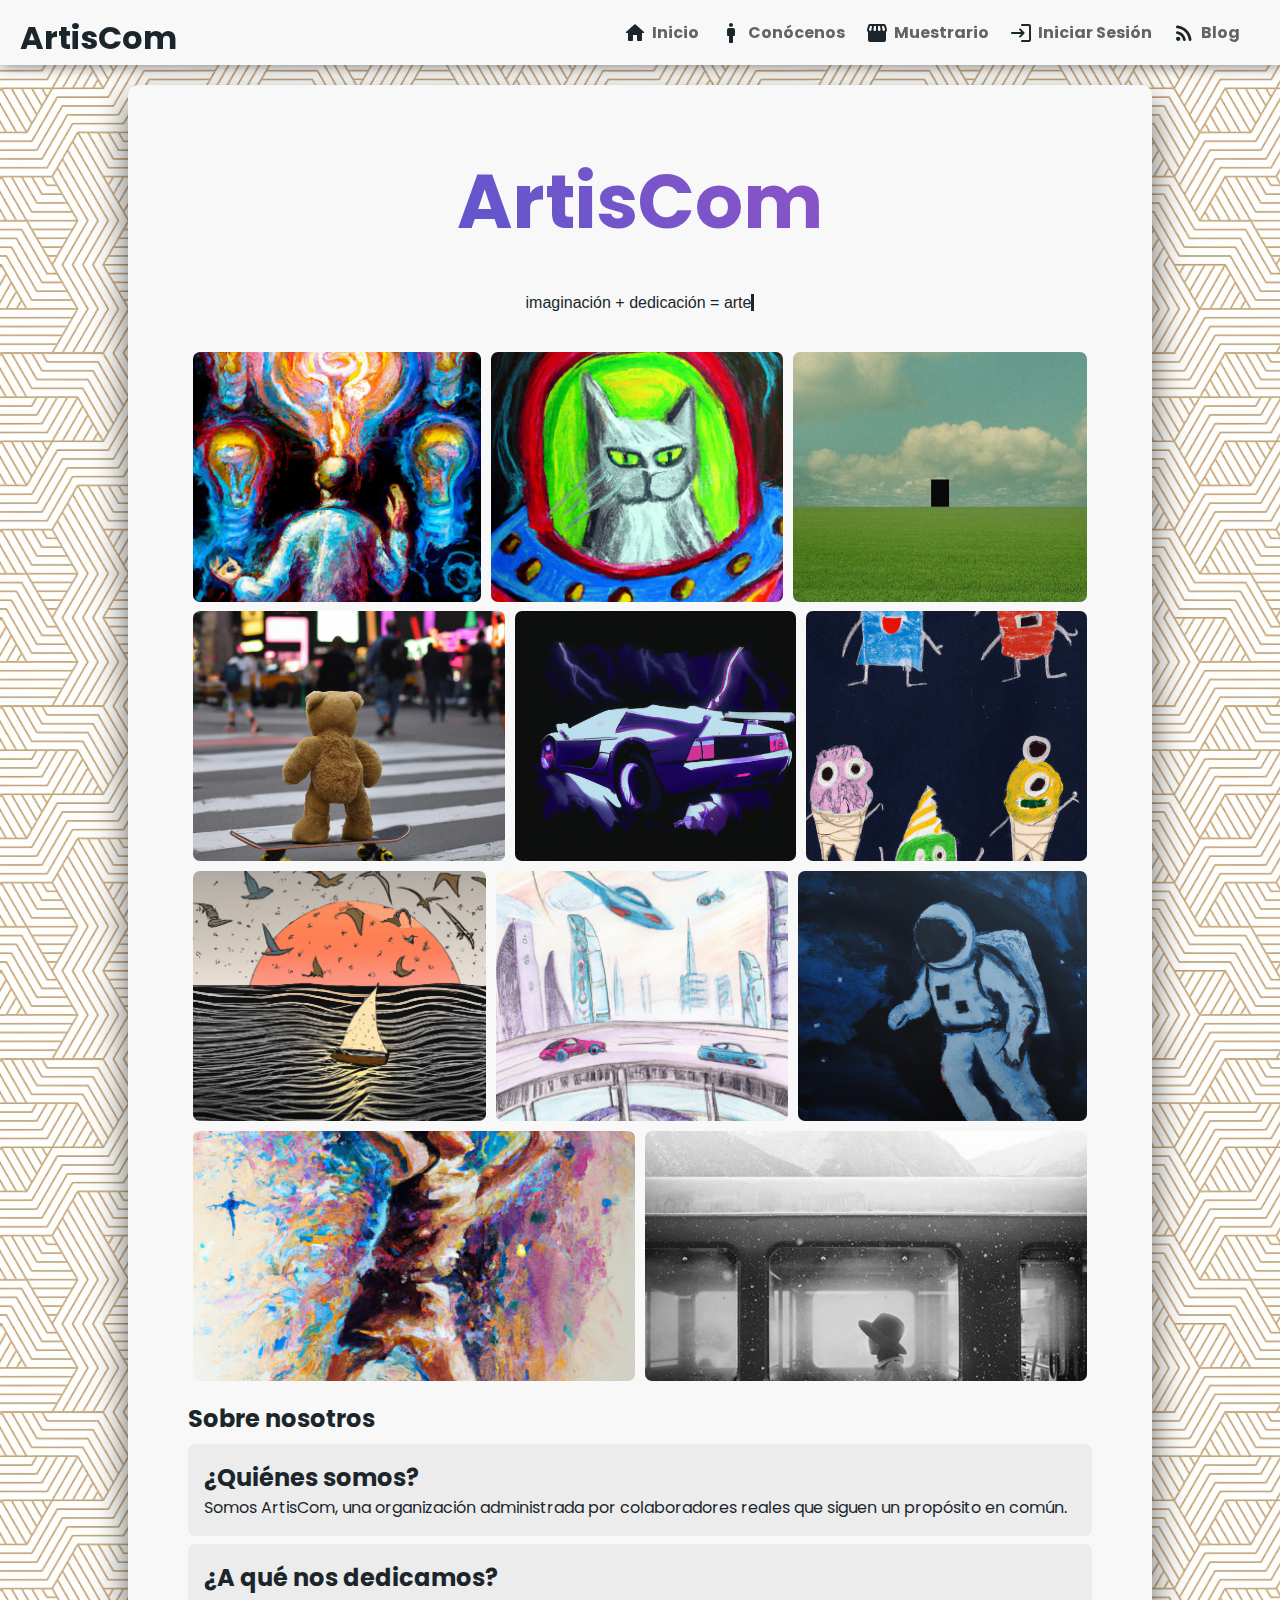
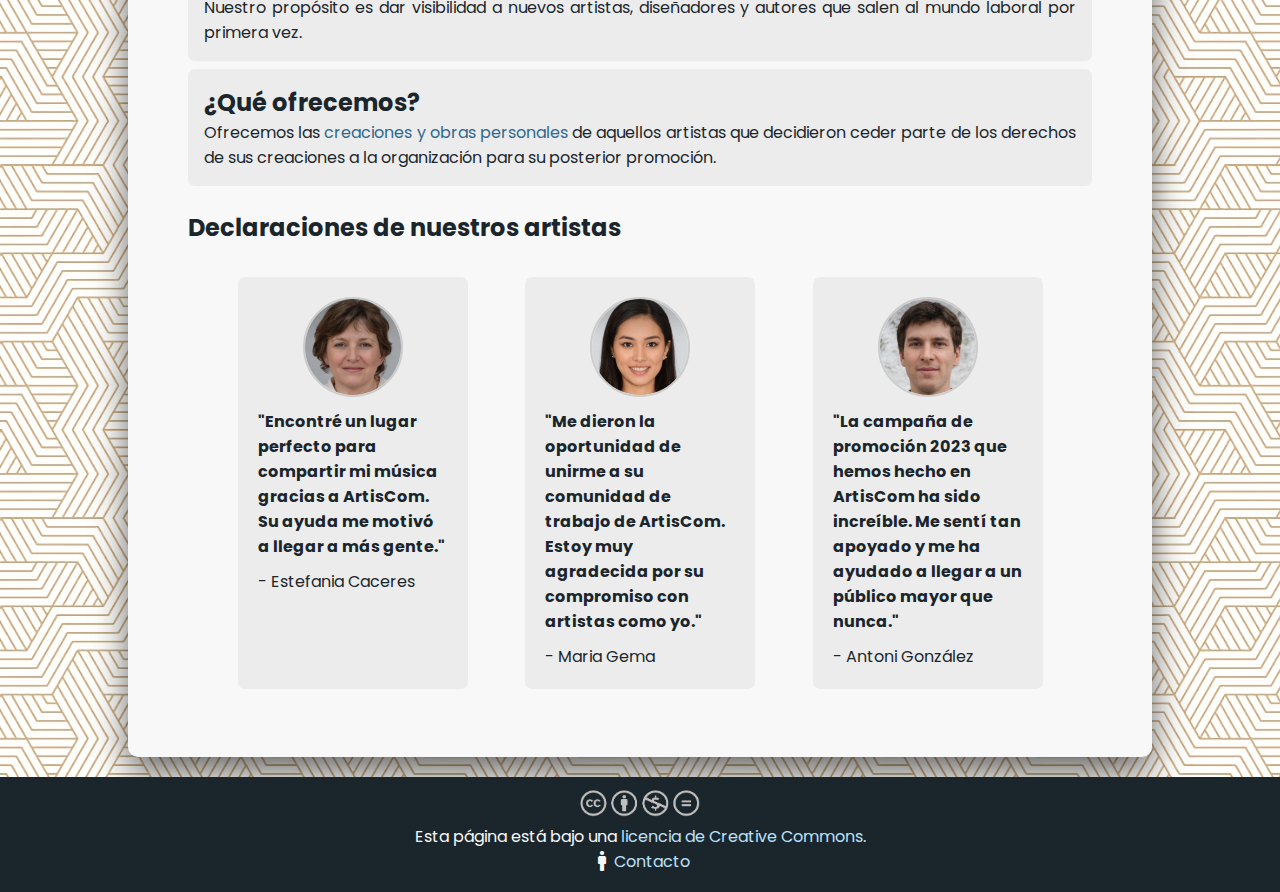
<file: index.html>
<!DOCTYPE html>
<html lang="es">

<head>
	<meta charset="UTF-8">
	<title>Inicio</title>
	<link rel="icon" href="./assets/img/favicon.ico" type="image/x-icon">
	<meta name="viewport" content="width=device-width, initial-scale=1.0">
	<link href="https://fonts.googleapis.com/css?family=Material+Icons|Material+Icons+Round" rel="stylesheet">
	<link rel="stylesheet" type="text/css" href="assets/css/estilo_general.css">
	<link rel="stylesheet" href="assets/css/index.css">
</head>

<body>
	<header id="sticky-menu">
		<span onclick="location='index.html'">ArtisCom</span>
		<nav>
			<ul>
				<i class="material-icons-round" onclick="location='index.html'">home</i>
				<li><a href="index.html" alt="Inicio">Inicio</a></li>
				<i class="material-icons-round" onclick="location='contacto.html'">man</i>
				<li><a href="contacto.html" alt="Conócenos">Conócenos</a></li>
				<i class="material-icons-round" onclick="location='muestrario.html'">storefront</i>
				<li><a href="muestrario.html" alt="Muestrario">Muestrario</a></li>
				<i class="material-icons-round" onclick="location='login.html'">login</i>
				<li><a href="login.html" alt="Iniciar Sesión">Iniciar Sesión</a></li>
				<i class="material-icons-round" onclick="location='blog.html'">rss_feed</i>
				<li><a href="blog.html" alt="Blog">Blog</a></li>
			</ul>
		</nav>
	</header>

	<main id="contenido-principal">
		<!-- Contenido principal de la página aquí -->
		<div id="contenedor">
			<div id="titulo">
				<span>ArtisCom</span>
			</div>
			<div id="animacion">
				<span>imaginación + dedicación = arte</span>
			</div>
			<div id="mosaico">
				<img src="assets/img/muestrario/img02.png" alt="Imagen de demostración de un libro">
				<img src="assets/img/muestrario/img05.png" alt="Imagen de demostración de un libro">
				<img src="assets/img/muestrario/img01.jpg" alt="Imagen de demostración de un álbum musical">
				<img src="assets/img/muestrario/img04.png" alt="Imagen de demostración de una fotografía">
				<img src="assets/img/muestrario/img08.png" alt="Imagen de demostración de un arte digital">
				<img src="assets/img/muestrario/img09.png" alt="Imagen de demostración de un álbum musical">
				<img src="assets/img/muestrario/img06.png" alt="Imagen de demostración de un libro">
				<img src="assets/img/muestrario/img13.png" alt="Imagen de demostración de un dibujo">
				<img src="assets/img/muestrario/img10.png" alt="Imagen de demostración de una pintura">
				<img src="assets/img/muestrario/img17.png" alt="Imagen de demostración de una pintura">
				<img src="assets/img/muestrario/img16.png" alt="Imagen de demostración de un disco musical">
			</div>
			<section>
				<h2>Sobre nosotros</h2>
				<article>
					<h2>¿Quiénes somos?</h2>
					<span>Somos ArtisCom, una organización administrada por colaboradores reales que siguen un propósito
						 en común.</span>
				</article>
				<article>
					<h2>¿A qué nos dedicamos?</h2>
					<span>Nuestro propósito es dar visibilidad a nuevos artistas, diseñadores y autores que salen al
						mundo laboral por primera vez.</span>
				</article>
				<article>
					<h2>¿Qué ofrecemos?</h2>
					<span>Ofrecemos las <a href="./muestrario.html">creaciones y obras personales</a> de aquellos
						artistas que decidieron ceder parte de los derechos de sus creaciones a la organización para su
						posterior promoción.</span>
				</article>
			</section>
			<h2>Declaraciones de nuestros artistas</h2>
			<div id="contenedor-opiniones">
				<div class="opinion">
					<figure>
						<img src="assets/img/index/face_01.png" alt="Imagen representativa del cliente 1">
					</figure>
					<div>
						<h4>"Encontré un lugar perfecto para compartir mi música gracias a ArtisCom. Su ayuda me motivó
							a llegar a más gente."</h4>
						<p>- Estefania Caceres</p>
					</div>
				</div>
				<div class="opinion">
					<figure>
						<img src="assets/img/index/face_02.png" alt="Imagen representativa del cliente 2">
					</figure>
					<div>
						<h4>"Me dieron la oportunidad de unirme a su comunidad de trabajo de ArtisCom. Estoy muy
							agradecida por su compromiso con artistas como yo."</h4>
						<p>- Maria Gema</p>
					</div>
				</div>
				<div class="opinion">
					<figure>
						<img src="assets/img/index/face_03.png" alt="Imagen representativa del cliente 2">
					</figure>
					<div>
						<h4>"La campaña de promoción 2023 que hemos hecho en ArtisCom ha sido increíble. Me sentí tan
							apoyado y me ha ayudado a llegar a un público mayor que nunca."</h4>
						<p>- Antoni González</p>
					</div>
				</div>
			</div>
		</div>
	</main>

	<footer id="footer">
		<img src="assets/img/cc_323x77.png" alt="Licencia CC Reconocimiento-NoComercial-SinObraDerivada 4.0 Internacional" title="Licencia CC Reconocimiento-NoComercial-SinObraDerivada 4.0 Internacional">
		<p>Esta página está bajo una <a rel="license" href="http://creativecommons.org/licenses/by-nc-nd/4.0/">licencia de Creative Commons.</a></p>
		<span><i class="material-icons-round" onclick="location='contacto.html'">man</i></span><a href="contacto.html" alt="contacto.html">Contacto</a>
	</footer>
</body>

</html>
</file>
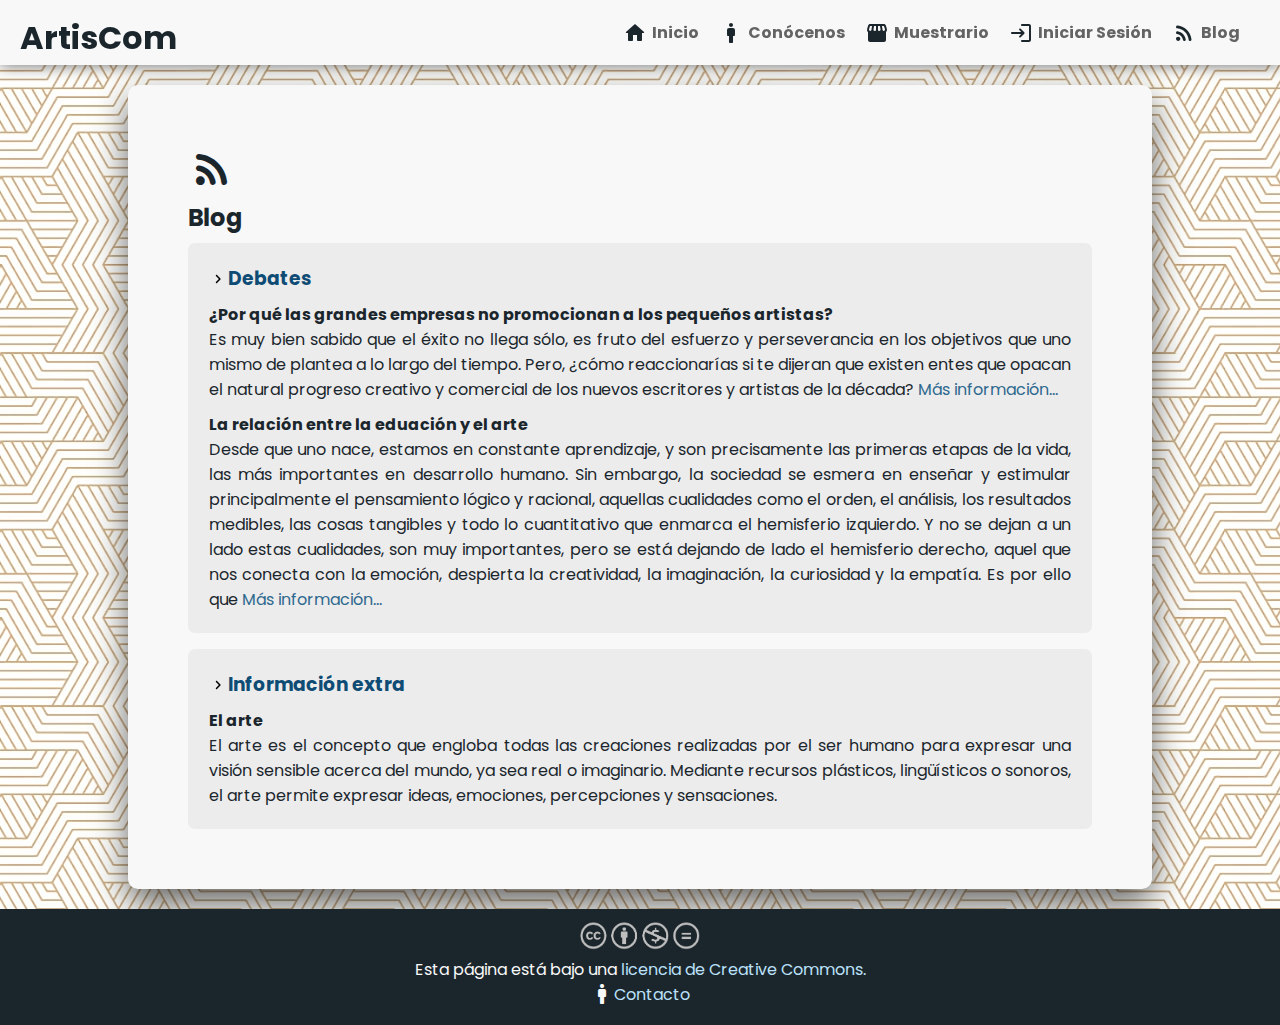
<file: blog.html>
<!DOCTYPE html>
<html lang="es">

<head>
	<meta charset="UTF-8">
	<title>Blog</title>
	<link rel="icon" href="./assets/img/favicon.ico" type="image/x-icon">
	<meta name="viewport" content="width=device-width, initial-scale=1.0">
	<link href="https://fonts.googleapis.com/css?family=Material+Icons|Material+Icons+Round" rel="stylesheet">
	<link rel="stylesheet" type="text/css" href="assets/css/estilo_general.css">
	<link rel="stylesheet" href="assets/css/blog.css">
</head>

<body>
	<header id="sticky-menu">
		<span onclick="location='index.html'">ArtisCom</span>
		<nav>
			<ul>
				<i class="material-icons-round" onclick="location='index.html'">home</i>
				<li><a href="index.html" alt="Inicio">Inicio</a></li>
				<i class="material-icons-round" onclick="location='contacto.html'">man</i>
				<li><a href="contacto.html" alt="Conócenos">Conócenos</a></li>
				<i class="material-icons-round" onclick="location='muestrario.html'">storefront</i>
				<li><a href="muestrario.html" alt="Muestrario">Muestrario</a></li>
				<i class="material-icons-round" onclick="location='login.html'">login</i>
				<li><a href="login.html" alt="Iniciar Sesión">Iniciar Sesión</a></li>
				<i class="material-icons-round" onclick="location='blog.html'">rss_feed</i>
				<li><a href="blog.html" alt="Blog">Blog</a></li>
			</ul>
		</nav>
	</header>

	<main id="contenido-principal">
		<!-- Contenido principal de la página aquí -->
		<div>
			<i class="material-icons-round">rss_feed</i>
			<h2>Blog</h2>
			<section>
				<section id="debates">
					<h3>Debates</h3>
					<article>
						<h4>¿Por qué las grandes empresas no promocionan a los pequeños artistas?</h4>
						<p>Es muy bien sabido que el éxito no llega sólo, es fruto del esfuerzo y perseverancia en los
							objetivos que uno mismo de plantea a lo largo del tiempo. Pero, ¿cómo reaccionarías si te
							dijeran que existen entes que opacan el natural progreso creativo y comercial de los nuevos
							escritores y artistas de la década? <a href="">Más información...</a></p>
					</article>
					<article>
						<h4>La relación entre la eduación y el arte</h4>
						<p>Desde que uno nace, estamos en constante aprendizaje, y son precisamente las primeras etapas
							de la vida, las más importantes en desarrollo humano. Sin embargo, la sociedad se esmera en
							enseñar y estimular principalmente el pensamiento lógico y racional, aquellas cualidades
							como el orden, el análisis, los resultados medibles, las cosas tangibles y todo lo
							cuantitativo que enmarca el hemisferio izquierdo. Y no se dejan a un lado estas cualidades,
							son muy importantes, pero se está dejando de lado el hemisferio derecho, aquel que nos
							conecta con la emoción, despierta la creatividad, la imaginación, la curiosidad y la
							empatía. Es por ello que <a href="">Más información...</a></p>
					</article>
				</section>

				<section id="extra">
					<h3>Información extra</h3>
					<article>
						<h4>El arte</h4>
						<p>El arte es el concepto que engloba todas las creaciones realizadas por el ser humano para
							expresar una visión sensible acerca del mundo, ya sea real o imaginario. Mediante recursos
							plásticos, lingüísticos o sonoros, el arte permite expresar ideas, emociones, percepciones y
							sensaciones.</p>
					</article>
				</section>

			</section>
		</div>
	</main>

	<footer id="footer">
		<img src="assets/img/cc_323x77.png" alt="Licencia CC Reconocimiento-NoComercial-SinObraDerivada 4.0 Internacional" title="Licencia CC Reconocimiento-NoComercial-SinObraDerivada 4.0 Internacional">
		<p>Esta página está bajo una <a rel="license" href="http://creativecommons.org/licenses/by-nc-nd/4.0/">licencia de Creative Commons.</a></p>
		<span><i class="material-icons-round" onclick="location='contacto.html'">man</i></span><a href="contacto.html" alt="contacto.html">Contacto</a>
	</footer>
</body>

</html>
</file>
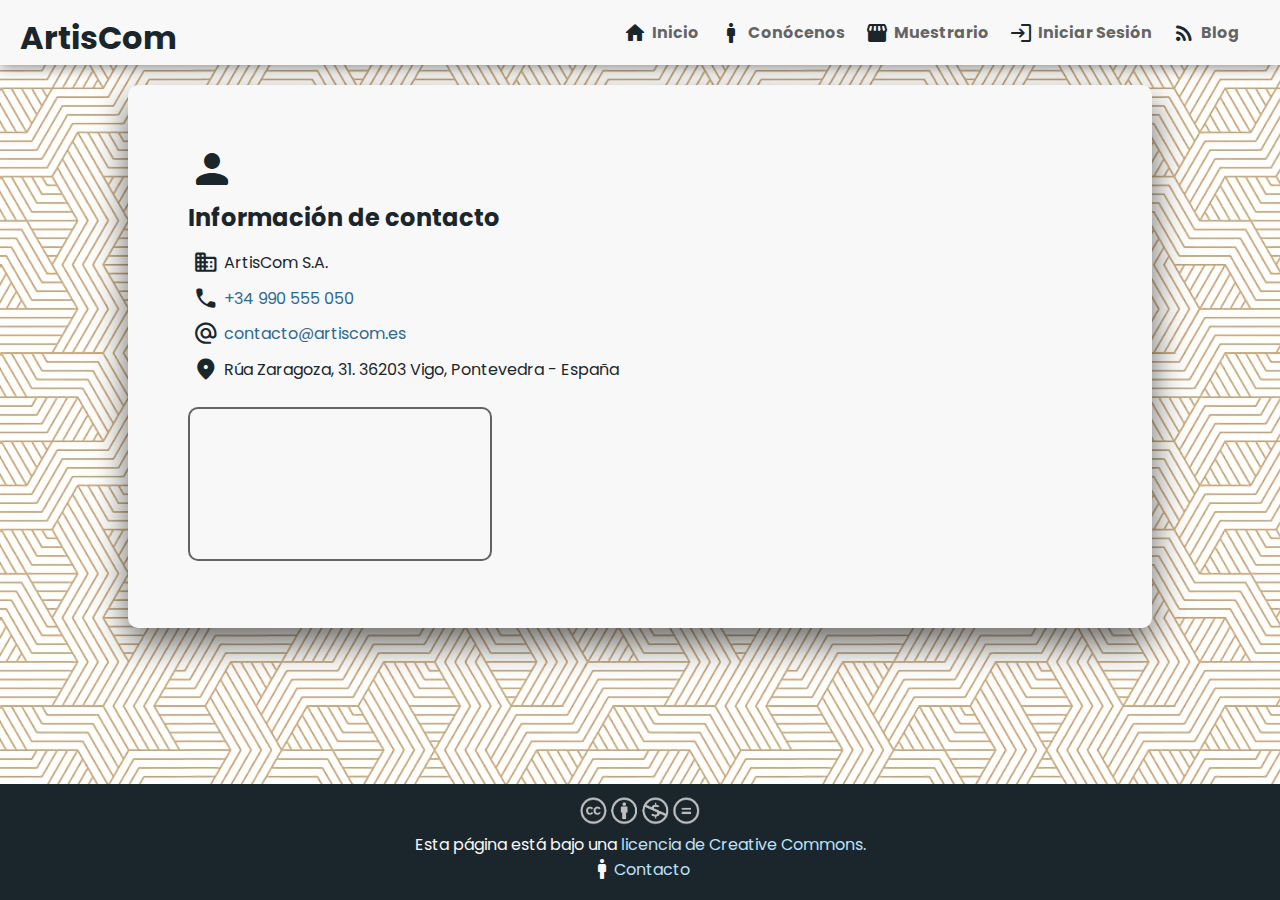
<file: contacto.html>
<!DOCTYPE html>
<html lang="es">

<head>
	<meta charset="UTF-8">
	<title>Conócenos</title>
	<link rel="icon" href="./assets/img/favicon.ico" type="image/x-icon">
	<meta name="viewport" content="width=device-width, initial-scale=1.0">
	<link href="https://fonts.googleapis.com/css?family=Material+Icons|Material+Icons+Round" rel="stylesheet">
	<link rel="stylesheet" type="text/css" href="assets/css/estilo_general.css">
	<link rel="stylesheet" href="assets/css/contacto.css">
</head>

<body>
	<header id="sticky-menu">
		<span onclick="location='index.html'">ArtisCom</span>
		<nav>
			<ul>
				<i class="material-icons-round" onclick="location='index.html'">home</i>
				<li><a href="index.html" alt="Inicio">Inicio</a></li>
				<i class="material-icons-round" onclick="location='contacto.html'">man</i>
				<li><a href="contacto.html" alt="Conócenos">Conócenos</a></li>
				<i class="material-icons-round" onclick="location='muestrario.html'">storefront</i>
				<li><a href="muestrario.html" alt="Muestrario">Muestrario</a></li>
				<i class="material-icons-round" onclick="location='login.html'">login</i>
				<li><a href="login.html" alt="Iniciar Sesión">Iniciar Sesión</a></li>
				<i class="material-icons-round" onclick="location='blog.html'">rss_feed</i>
				<li><a href="blog.html" alt="Blog">Blog</a></li>
			</ul>
		</nav>
	</header>

	<main id="contenido-principal">
		<!-- Contenido principal de la página aquí -->
		<div>
			<i class="material-icons-round">person</i>
			<h2>Información de contacto</h2>
			<section id="info">
				<span><i class="material-icons-round">domain</i>ArtisCom S.A.</span>
				<span><i class="material-icons-round">call</i><a href="tel:+34990555050"> +34 990 555 050</a></span>
				<span><i class="material-icons-round">alternate_email</i><a href="mailto:contacto@artiscom.es"> contacto@artiscom.es</a></span>
				<span><i class="material-icons-round">location_on</i> Rúa Zaragoza, 31. 36203 Vigo, Pontevedra - España</span>
				<div>			
					<iframe src="https://www.google.com/maps/embed?pb=!1m18!1m12!1m3!1d2954.5093771375377!2d-8.72708370821228!3d42.22492953101024!2m3!1f0!2f0!3f0!3m2!1i1024!2i768!4f13.1!3m3!1m2!1s0xd2f627349d538f9%3A0xb18543e2d95c1bbd!2sR%C3%BAa%20Zaragoza%2C%2031%2C%2036203%20Vigo%2C%20Pontevedra!5e0!3m2!1ses-419!2ses!4v1678276986465!5m2!1ses-419!2ses"></iframe>
				</div>
			</section>
		</div>
	</main>

	<footer id="footer">
		<img src="assets/img/cc_323x77.png" alt="Licencia CC Reconocimiento-NoComercial-SinObraDerivada 4.0 Internacional" title="Licencia CC Reconocimiento-NoComercial-SinObraDerivada 4.0 Internacional">
		<p>Esta página está bajo una <a rel="license" href="http://creativecommons.org/licenses/by-nc-nd/4.0/">licencia de Creative Commons.</a></p>
		<span><i class="material-icons-round" onclick="location='contacto.html'">man</i></span><a href="contacto.html" alt="contacto.html">Contacto</a>
	</footer>
</body>

</html>
</file>
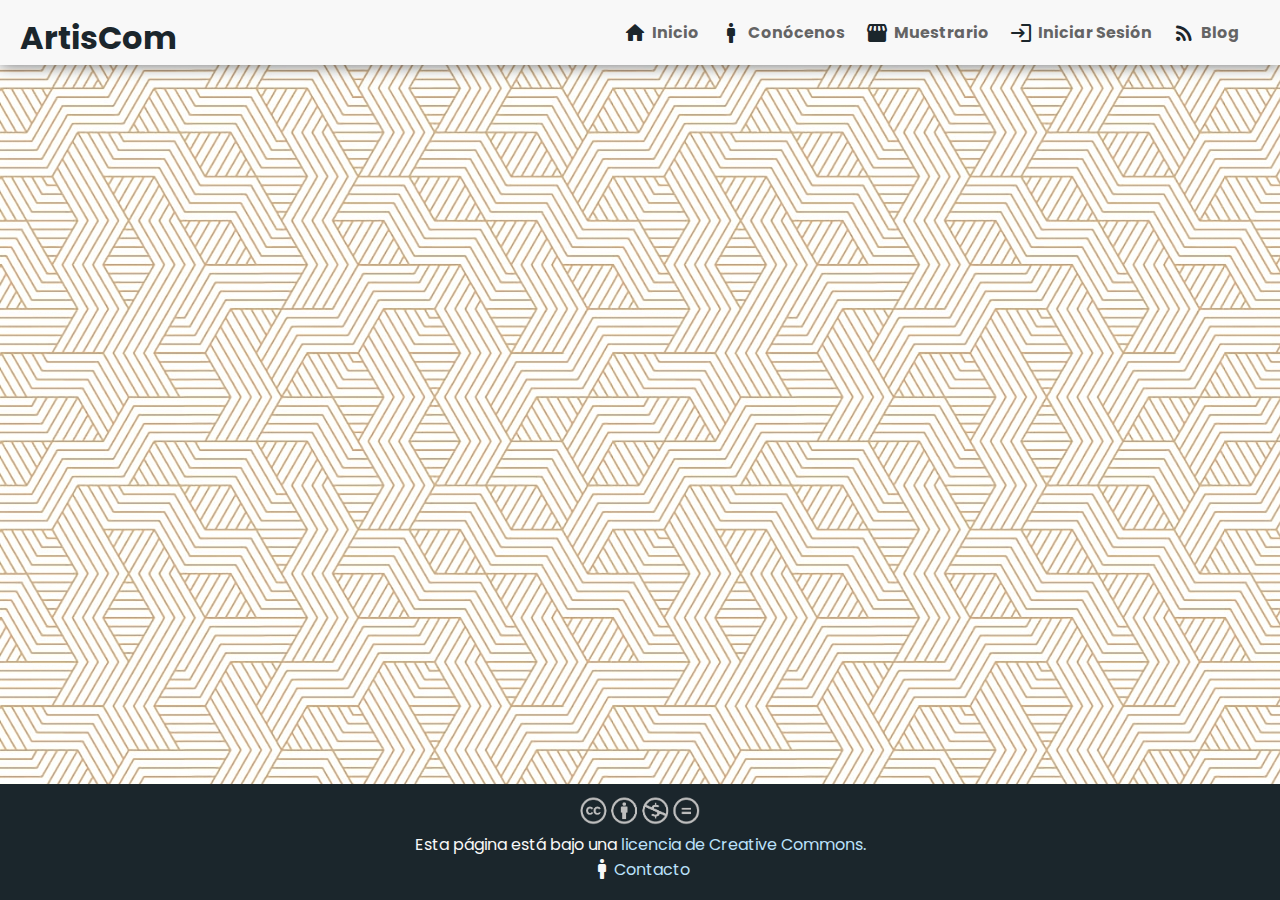
<file: layout.html>
<!DOCTYPE html>
<html lang="es">

<head>
	<meta charset="UTF-8">
	<title>Layoud</title>
	<link rel="icon" href="./assets/img/favicon.ico" type="image/x-icon">
	<meta name="viewport" content="width=device-width, initial-scale=1.0">
	<link href="https://fonts.googleapis.com/css?family=Material+Icons|Material+Icons+Round" rel="stylesheet">
	<link rel="stylesheet" type="text/css" href="assets/css/estilo_general.css">
	<style>
		#footer {
			position: absolute;
			bottom: 0;
		}
	</style>
</head>

<body>
	<header id="sticky-menu">
		<span onclick="location='index.html'">ArtisCom</span>
		<nav>
			<ul>
				<i class="material-icons-round" onclick="location='index.html'">home</i>
				<li><a href="index.html" alt="Inicio">Inicio</a></li>
				<i class="material-icons-round" onclick="location='contacto.html'">man</i>
				<li><a href="contacto.html" alt="Conócenos">Conócenos</a></li>
				<i class="material-icons-round" onclick="location='muestrario.html'">storefront</i>
				<li><a href="muestrario.html" alt="Muestrario">Muestrario</a></li>
				<i class="material-icons-round" onclick="location='login.html'">login</i>
				<li><a href="login.html" alt="Iniciar Sesión">Iniciar Sesión</a></li>
				<i class="material-icons-round" onclick="location='blog.html'">rss_feed</i>
				<li><a href="blog.html" alt="Blog">Blog</a></li>
			</ul>
		</nav>
	</header>

	<main id="contenido-principal">
		<!-- Contenido principal de la página aquí -->
	</main>

	<footer id="footer">
		<img src="assets/img/cc_323x77.png" alt="Licencia CC Reconocimiento-NoComercial-SinObraDerivada 4.0 Internacional" title="Licencia CC Reconocimiento-NoComercial-SinObraDerivada 4.0 Internacional">
		<p>Esta página está bajo una <a rel="license" href="http://creativecommons.org/licenses/by-nc-nd/4.0/">licencia de Creative Commons.</a></p>
		<span><i class="material-icons-round" onclick="location='contacto.html'">man</i></span><a href="contacto.html" alt="contacto.html">Contacto</a>
	</footer>
</body>

</html>
</file>
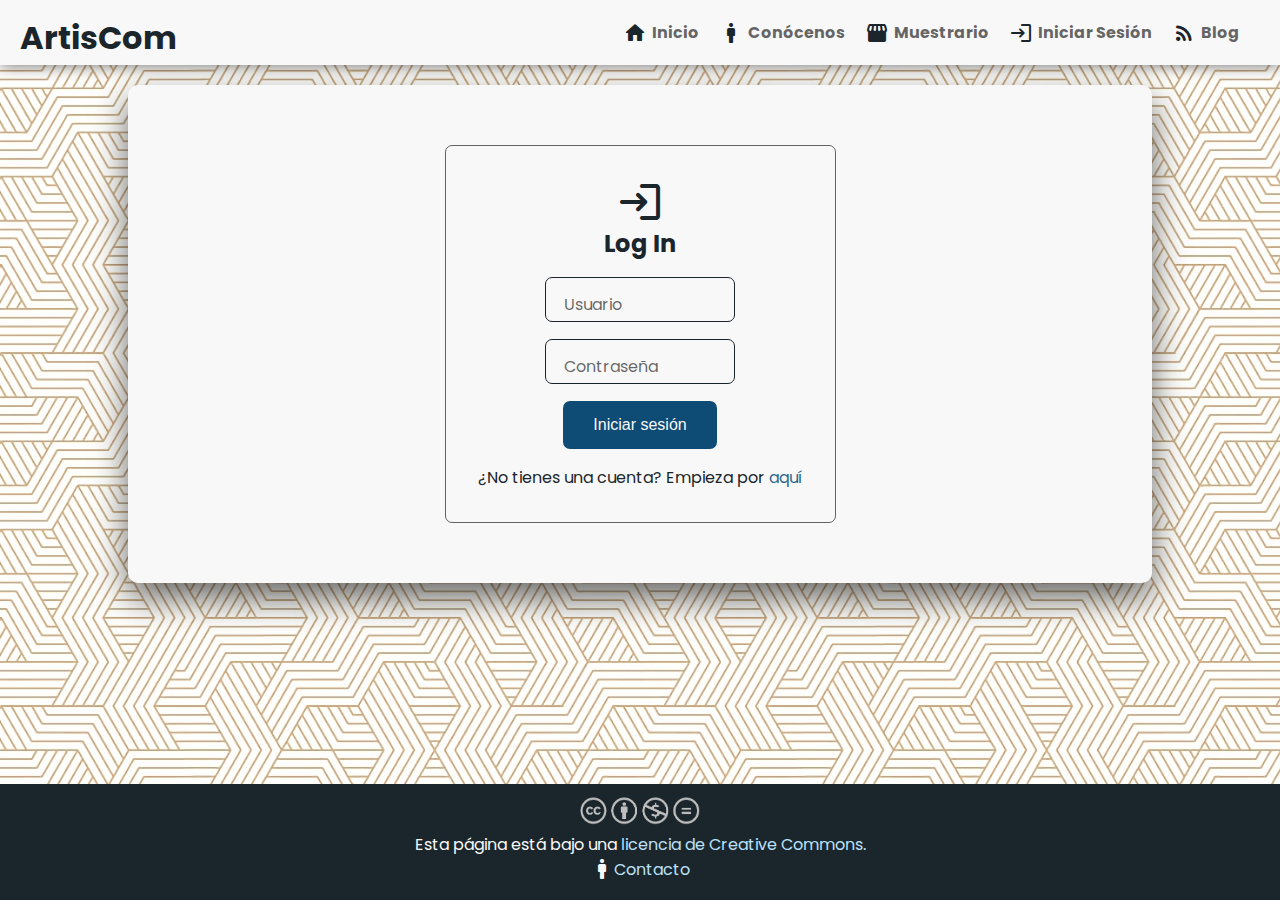
<file: login.html>
<!DOCTYPE html>
<html lang="es">

<head>
	<meta charset="UTF-8">
	<title>Log In</title>
	<link rel="icon" href="./assets/img/favicon.ico" type="image/x-icon">
	<meta name="viewport" content="width=device-width, initial-scale=1.0">
	<link href="https://fonts.googleapis.com/css?family=Material+Icons|Material+Icons+Round" rel="stylesheet">
	<link rel="stylesheet" type="text/css" href="assets/css/estilo_general.css">
	<link rel="stylesheet" href="assets/css/login.css">
</head>

<body>
	<header id="sticky-menu">
		<span onclick="location='index.html'">ArtisCom</span>
		<nav>
			<ul>
				<i class="material-icons-round" onclick="location='index.html'">home</i>
				<li><a href="index.html" alt="Inicio">Inicio</a></li>
				<i class="material-icons-round" onclick="location='contacto.html'">man</i>
				<li><a href="contacto.html" alt="Conócenos">Conócenos</a></li>
				<i class="material-icons-round" onclick="location='muestrario.html'">storefront</i>
				<li><a href="muestrario.html" alt="Muestrario">Muestrario</a></li>
				<i class="material-icons-round" onclick="location='login.html'">login</i>
				<li><a href="login.html" alt="Iniciar Sesión">Iniciar Sesión</a></li>
				<i class="material-icons-round" onclick="location='blog.html'">rss_feed</i>
				<li><a href="blog.html" alt="Blog">Blog</a></li>
			</ul>
		</nav>
	</header>

	<main id="contenido-principal">
		<!-- Contenido principal de la página aquí -->
		<div>
			<div id="square">
				<i class="material-icons-round">login</i>
				<h2>Log In</h2>
				<form id="form">
					<div class="input-container">
						<input id="user" name="user" type="email" placeholder=" " required>
						<label for="user">Usuario</label>
					</div>
					<div class="input-container">
						<input id="pwd" name="pwd" type="password" placeholder=" " required>
						<label for="pwd">Contraseña</label>
					</div>
					<button type="submit">Iniciar sesión</button>
				</form>
				<span>¿No tienes una cuenta? Empieza por <a href="registro.html">aquí</a></span>
			</div>

		</div>
	</main>

	<footer id="footer">
		<img src="assets/img/cc_323x77.png" alt="Licencia CC Reconocimiento-NoComercial-SinObraDerivada 4.0 Internacional" title="Licencia CC Reconocimiento-NoComercial-SinObraDerivada 4.0 Internacional">
		<p>Esta página está bajo una <a rel="license" href="http://creativecommons.org/licenses/by-nc-nd/4.0/">licencia de Creative Commons.</a></p>
		<span><i class="material-icons-round" onclick="location='contacto.html'">man</i></span><a href="contacto.html" alt="contacto.html">Contacto</a>
	</footer>
</body>

</html>
</file>
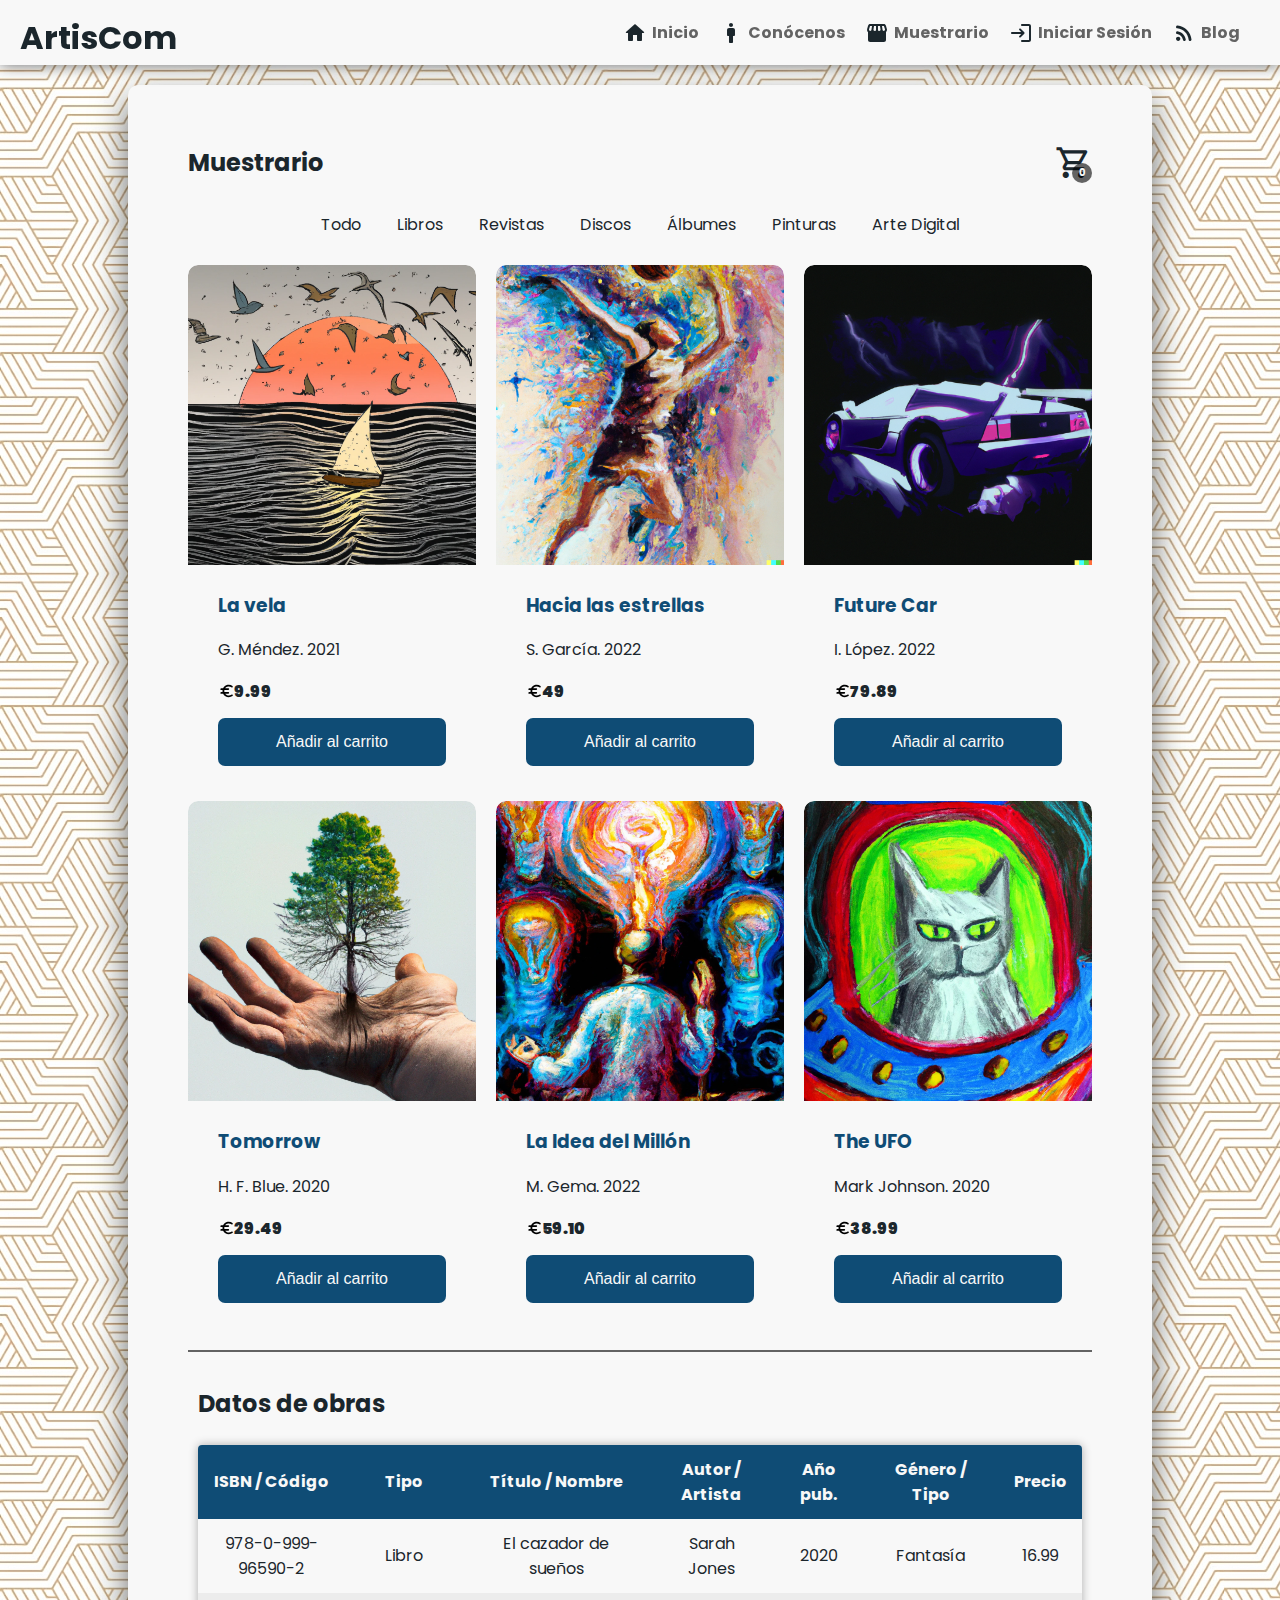
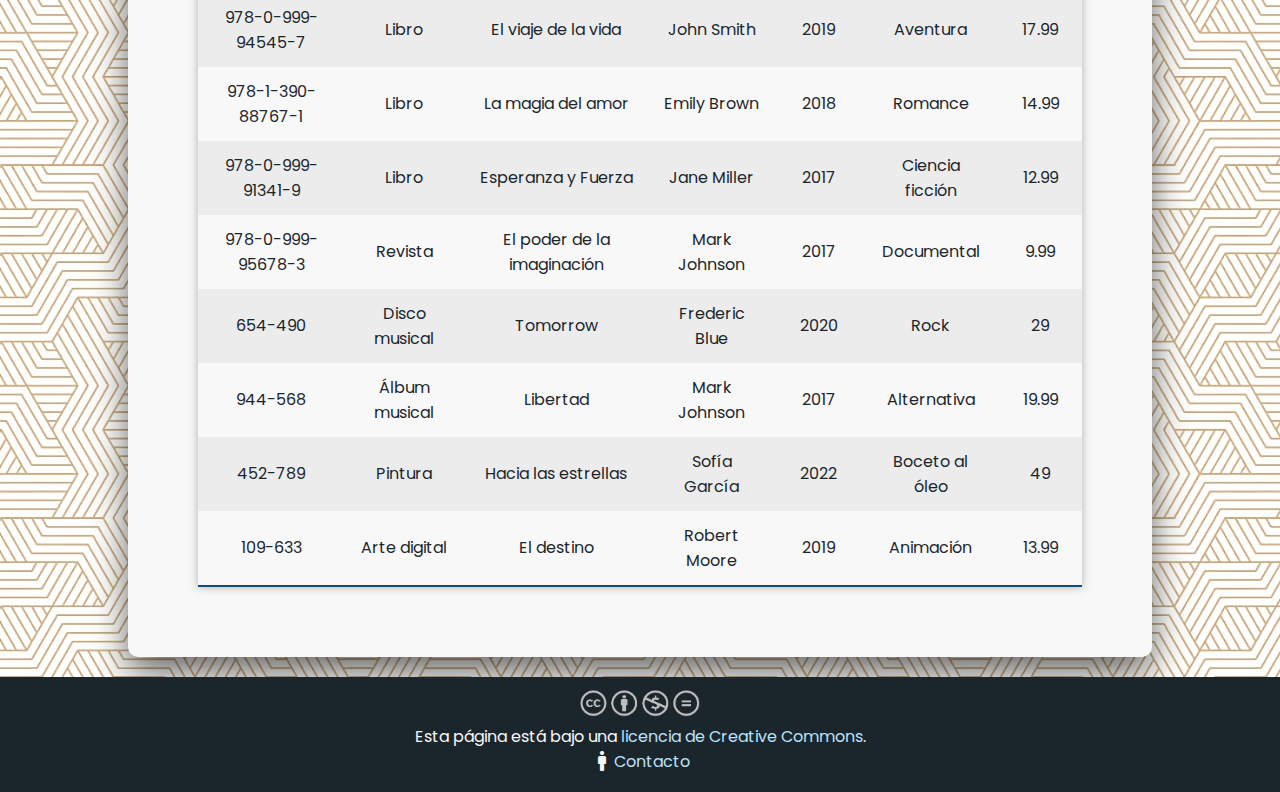
<file: muestrario.html>
<!DOCTYPE html>
<html lang="es">

<head>
	<meta charset="UTF-8">
	<title>Muestrario</title>
	<link rel="icon" href="./assets/img/favicon.ico" type="image/x-icon">
	<meta name="viewport" content="width=device-width, initial-scale=1.0">
	<link href="https://fonts.googleapis.com/css?family=Material+Icons|Material+Icons+Round|Material+Icons+Outlined"
		rel="stylesheet">
	<link rel="stylesheet" type="text/css" href="assets/css/estilo_general.css">
	<link rel="stylesheet" href="assets/css/muestrario.css">
</head>

<body>
	<header id="sticky-menu">
		<span onclick="location='index.html'">ArtisCom</span>
		<nav>
			<ul>
				<i class="material-icons-round" onclick="location='index.html'">home</i>
				<li><a href="index.html" alt="Inicio">Inicio</a></li>
				<i class="material-icons-round" onclick="location='contacto.html'">man</i>
				<li><a href="contacto.html" alt="Conócenos">Conócenos</a></li>
				<i class="material-icons-round" onclick="location='muestrario.html'">storefront</i>
				<li><a href="muestrario.html" alt="Muestrario">Muestrario</a></li>
				<i class="material-icons-round" onclick="location='login.html'">login</i>
				<li><a href="login.html" alt="Iniciar Sesión">Iniciar Sesión</a></li>
				<i class="material-icons-round" onclick="location='blog.html'">rss_feed</i>
				<li><a href="blog.html" alt="Blog">Blog</a></li>
			</ul>
		</nav>
	</header>

	<main id="contenido-principal">
		<!-- Contenido principal de la página aquí -->
		<div>
			<div id="cabecera">
				<h2>Muestrario</h2>
				<div id="contenedor-icon">
					<i class="material-icons-outlined">shopping_cart</i>
					<div>
						<span>0</span> <!-- Contador de productos, implementar con JS -->
					</div>
				</div>
			</div>
			<div id="filtradores">
				<ul>
					<li><label for="All">Todo</label></li>
					<li><label for="libros">Libros</label></li>
					<li><label for="revistas">Revistas</label></li>
					<li><label for="discos">Discos</label></li>
					<li><label for="albumes">Álbumes</label></li>
					<li><label for="pinturas">Pinturas</label></li>
					<li><label for="arte_digital">Arte Digital</label></li>
				</ul>
			</div>
			<div id="contenedor-items">
				<div class="item">
					<!-- Los alt en la etiqueta figure sirve para mostrar contenido en pseudo-elemento after -->
					<figure alt="'La vela' es un libro inspirado en los antigüos relatos de fantasía. Gerónimo Méndez nos promete horas y horas de lectura divertida.">
						<img src="assets/img/muestrario/img06.png" alt="La Vela por G. Méndez">
					</figure>
					<div>
						<h3>La vela</h3>
						<span>G. Méndez. 2021</span>
						<span>9.99</span>
						<button>Añadir al carrito</button>
					</div>
				</div>
				<div class="item">
					<figure alt="Un ejemplar de pintura en óleo más famosa de Sofía García.">
						<img src="assets/img/muestrario/img17.png" alt="Hacia las estrellas por S García">
					</figure>
					<div>
						<h3>Hacia las estrellas</h3>
						<span>S. García. 2022</span>
						<span>49</span>
						<button>Añadir al carrito</button>
					</div>
				</div>
				<div class="item">
					<figure alt="López con su lanzamiento de 2022, nos sumerge en este particular álbum de música alternativa.">
						<img src="assets/img/muestrario/img08.png" alt="Future Car por I. López">
					</figure>
					<div>
						<h3>Future Car</h3>
						<span>I. López. 2022</span>
						<span>79.89</span>
						<button>Añadir al carrito</button>
					</div>
				</div>
				<div class="item">
					<figure alt="Frederic Blue, un cantautor británico nos presenta este disco de Rock merecedor de grandes premios internacionales.">
						<img src="assets/img/muestrario/img11.png" alt="Tomorrow por H. F. Blue">
					</figure>
					<div>
						<h3>Tomorrow</h3>
						<span>H. F. Blue. 2020</span>
						<span>29.49</span>
						<button>Añadir al carrito</button>
					</div>
				</div>
				<div class="item">
					<figure alt="El relato documental de la persona que con una idea pudo revolucionar los mercados de New York.">
						<img src="assets/img/muestrario/img02.png" alt="La Idea del Millón por M. Gema">
					</figure>
					<div>
						<h3>La Idea del Millón</h3>
						<span>M. Gema. 2022</span>
						<span>59.10</span>
						<button>Añadir al carrito</button>
					</div>
				</div>
				<div class="item">
					<figure alt="Este es el cuento sobre el gato que se convirtió en alien por una semana. Nunca se había divertido tanto en su vida.">
						<img src="assets/img/muestrario/img05.png" alt="The UFO por Mark Johnson">
					</figure>
					<div>
						<h3>The UFO</h3>
						<span>Mark Johnson. 2020</span>
						<span>38.99</span>
						<button>Añadir al carrito</button>
					</div>
				</div>
			</div>
			<div id="datos-tecnicos">
				<h2>Datos de obras</h2>
				<table>
					<thead>
						<tr>
							<th>ISBN / Código</th>
							<th>Tipo</th>
							<th>Título / Nombre</th>
							<th>Autor / Artista</th>
							<th>Año pub.</th>
							<th>Género / Tipo</th>
							<th>Precio</th>
						</tr>
					</thead>
					<tbody>
						<tr>
							<td>978-0-999-96590-2</td>
							<td>Libro</td>
							<td>El cazador de sueños</td>
							<td>Sarah Jones</td>
							<td>2020</td>
							<td>Fantasía</td>
							<td>16.99</td>
						</tr>
						<tr>
							<td>978-0-999-94545-7</td>
							<td>Libro</td>
							<td>El viaje de la vida</td>
							<td>John Smith</td>
							<td>2019</td>
							<td>Aventura</td>
							<td>17.99</td>
						</tr>
						<tr>
							<td>978-1-390-88767-1</td>
							<td>Libro</td>
							<td>La magia del amor</td>
							<td>Emily Brown</td>
							<td>2018</td>
							<td>Romance</td>
							<td>14.99</td>
						</tr>
						<tr>
							<td>978-0-999-91341-9</td>
							<td>Libro</td>
							<td>Esperanza y Fuerza</td>
							<td>Jane Miller</td>
							<td>2017</td>
							<td>Ciencia ficción</td>
							<td>12.99</td>
						</tr>
						<tr>
							<td>978-0-999-95678-3</td>
							<td>Revista</td>
							<td>El poder de la imaginación</td>
							<td>Mark Johnson</td>
							<td>2017</td>
							<td>Documental</td>
							<td>9.99</td>
						</tr>
						<tr>
							<td>654-490</td>
							<td>Disco musical</td>
							<td>Tomorrow</td>
							<td>Frederic Blue</td>
							<td>2020</td>
							<td>Rock</td>
							<td>29</td>
						</tr>
						<tr>
							<td>944-568</td>
							<td>Álbum musical</td>
							<td>Libertad</td>
							<td>Mark Johnson</td>
							<td>2017</td>
							<td>Alternativa</td>
							<td>19.99</td>
						</tr>
						<tr>
							<td>452-789</td>
							<td>Pintura</td>
							<td>Hacia las estrellas</td>
							<td>Sofía García</td>
							<td>2022</td>
							<td>Boceto al óleo</td>
							<td>49</td>
						</tr>
						<tr>
							<td>109-633</td>
							<td>Arte digital</td>
							<td>El destino</td>
							<td>Robert Moore</td>
							<td>2019</td>
							<td>Animación</td>
							<td>13.99</td>
						</tr>
					</tbody>

				</table>
			</div>
		</div>
	</main>

	<footer id="footer">
		<img src="assets/img/cc_323x77.png" alt="Licencia CC Reconocimiento-NoComercial-SinObraDerivada 4.0 Internacional" title="Licencia CC Reconocimiento-NoComercial-SinObraDerivada 4.0 Internacional">
		<p>Esta página está bajo una <a rel="license" href="http://creativecommons.org/licenses/by-nc-nd/4.0/">licencia de Creative Commons.</a></p>
		<span><i class="material-icons-round" onclick="location='contacto.html'">man</i></span><a href="contacto.html" alt="contacto.html">Contacto</a>
	</footer>
</body>

</html>
</file>
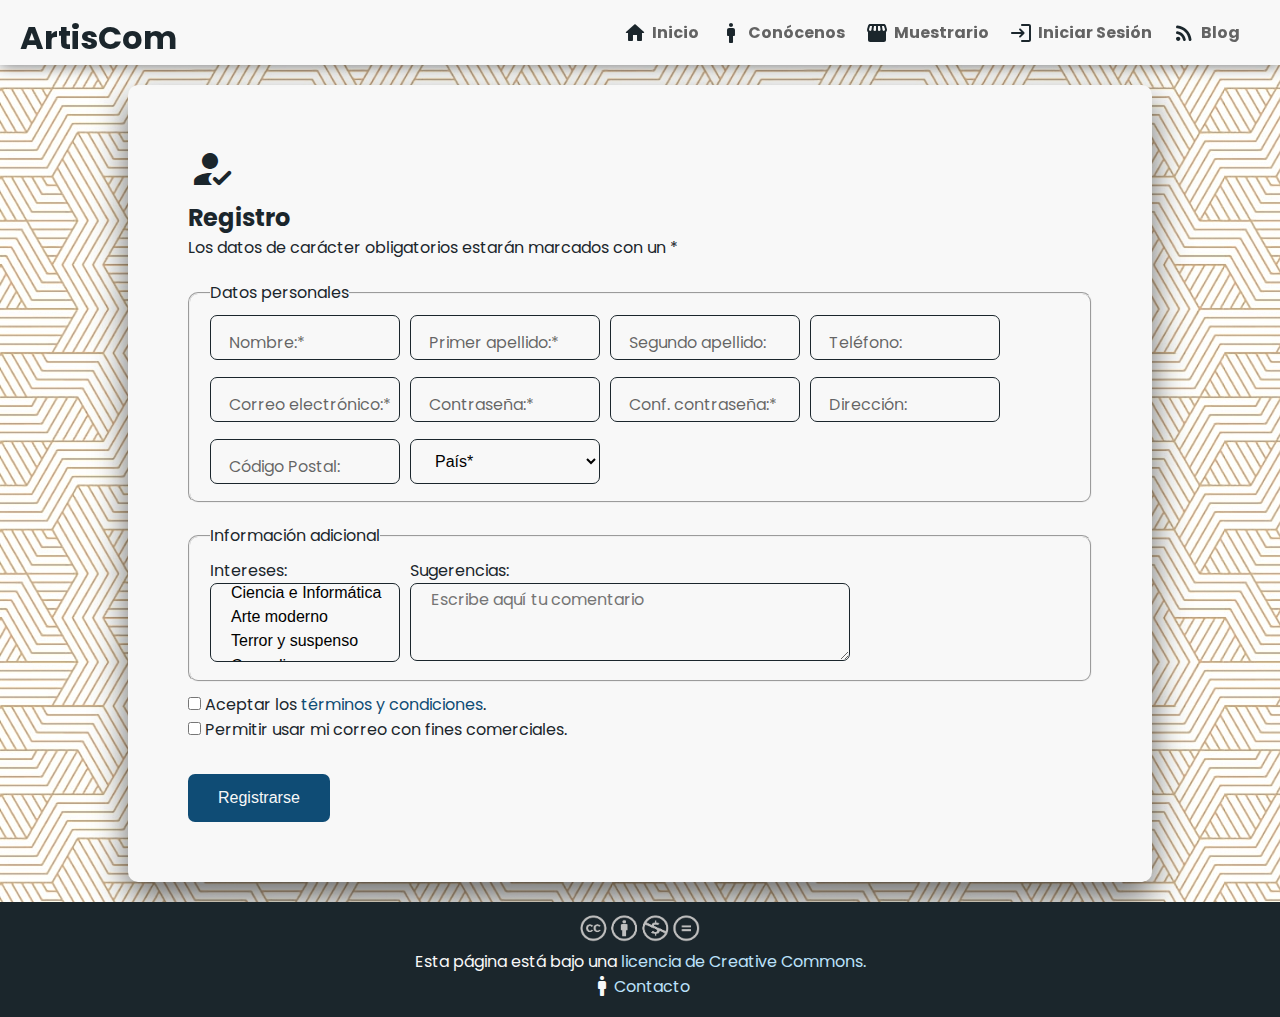
<file: registro.html>
<!DOCTYPE html>
<html lang="es">

<head>
	<meta charset="UTF-8">
	<title>Registro</title>
	<link rel="icon" href="./assets/img/favicon.ico" type="image/x-icon">
	<meta name="viewport" content="width=device-width, initial-scale=1.0">
	<link href="https://fonts.googleapis.com/css?family=Material+Icons|Material+Icons+Round" rel="stylesheet">
	<link rel="stylesheet" type="text/css" href="assets/css/estilo_general.css">
	<link rel="stylesheet" href="assets/css/registro.css">
</head>

<body>
	<header id="sticky-menu">
		<span onclick="location='index.html'">ArtisCom</span>
		<nav>
			<ul>
				<i class="material-icons-round" onclick="location='index.html'">home</i>
				<li><a href="index.html" alt="Inicio">Inicio</a></li>
				<i class="material-icons-round" onclick="location='contacto.html'">man</i>
				<li><a href="contacto.html" alt="Conócenos">Conócenos</a></li>
				<i class="material-icons-round" onclick="location='muestrario.html'">storefront</i>
				<li><a href="muestrario.html" alt="Muestrario">Muestrario</a></li>
				<i class="material-icons-round" onclick="location='login.html'">login</i>
				<li><a href="login.html" alt="Iniciar Sesión">Iniciar Sesión</a></li>
				<i class="material-icons-round" onclick="location='blog.html'">rss_feed</i>
				<li><a href="blog.html" alt="Blog">Blog</a></li>
			</ul>
		</nav>
	</header>

	<main id="contenido-principal">
		<!-- Contenido principal de la página aquí -->
		<div>
			<i class="material-icons-round">how_to_regist</i>
			<h2>Registro</h2>
			<p>Los datos de carácter obligatorios estarán marcados con un &ast;</p>
			<form id="form">
				<fieldset>
					<legend>Datos personales</legend>
					<div class="input-container">
						<input type="text" id="name" name="name" placeholder=" " required>
						<label for="name">Nombre:&ast;</label>
					</div>

					<div class="input-container">
						<input type="text" id="surname1" name="surname1" placeholder=" " required>
						<label for="surname1">Primer apellido:&ast;</label>
					</div>

					<div class="input-container">
						<input type="text" id="surname2" name="surname2" placeholder=" ">
						<label for="surname2">Segundo apellido:</label>
					</div>

					<div class="input-container">
						<input type="tel" id="phone" name="phone" placeholder=" ">
						<label for="phone">Teléfono:</label>
					</div>
					<div class="input-container">
						<input type="email" id="email" name="email" placeholder=" " required>
						<label for="email">Correo electrónico:&ast; </label>
					</div>

					<div class="input-container">
						<input type="password" id="pwd1" name="pwd1" placeholder=" " required>
						<label for="pwd1">Contraseña:&ast;</label>
					</div>

					<div class="input-container">
						<input type="password" id="pwd2" name="pwd2" placeholder=" " required>
						<label for="pwd2">Conf. contraseña:&ast;</label>
					</div>

					<div class="input-container">
						<input type="text" id="address" name="address" placeholder=" ">
						<label for="address">Dirección:</label>
					</div>

					<div class="input-container">
						<input type="text" id="postal_code" name="postal_code" placeholder=" ">
						<label for="postal_code">Código Postal:</label>
					</div>

					<div class="select-container">
						<select id="country" name="country" required> <!-- Ocultar lista -->
							<option value="Por defecto">País*</option>
							<option value="Afghanistan">Afghanistan</option>
							<option value="Åland Islands">Åland Islands</option>
							<option value="Albania">Albania</option>
							<option value="Algeria">Algeria</option>
							<option value="American Samoa">American Samoa</option>
							<option value="Andorra">Andorra</option>
							<option value="Angola">Angola</option>
							<option value="Anguilla">Anguilla</option>
							<option value="Antarctica">Antarctica</option>
							<option value="Antigua and Barbuda">Antigua and Barbuda</option>
							<option value="Argentina">Argentina</option>
							<option value="Armenia">Armenia</option>
							<option value="Aruba">Aruba</option>
							<option value="Australia">Australia</option>
							<option value="Austria">Austria</option>
							<option value="Azerbaijan">Azerbaijan</option>
							<option value="Bahamas">Bahamas</option>
							<option value="Bahrain">Bahrain</option>
							<option value="Bangladesh">Bangladesh</option>
							<option value="Barbados">Barbados</option>
							<option value="Belarus">Belarus</option>
							<option value="Belgium">Belgium</option>
							<option value="Belize">Belize</option>
							<option value="Benin">Benin</option>
							<option value="Bermuda">Bermuda</option>
							<option value="Bhutan">Bhutan</option>
							<option value="Bolivia">Bolivia</option>
							<option value="Bosnia and Herzegovina">Bosnia and Herzegovina</option>
							<option value="Botswana">Botswana</option>
							<option value="Bouvet Island">Bouvet Island</option>
							<option value="Brazil">Brazil</option>
							<option value="British Indian Ocean Territory">British (Indian Ocean)</option>
							<option value="Brunei Darussalam">Brunei Darussalam</option>
							<option value="Bulgaria">Bulgaria</option>
							<option value="Burkina Faso">Burkina Faso</option>
							<option value="Burundi">Burundi</option>
							<option value="Cambodia">Cambodia</option>
							<option value="Cameroon">Cameroon</option>
							<option value="Canada">Canada</option>
							<option value="Cape Verde">Cape Verde</option>
							<option value="Cayman Islands">Cayman Islands</option>
							<option value="Central African Republic">Central African Republic</option>
							<option value="Chad">Chad</option>
							<option value="Chile">Chile</option>
							<option value="China">China</option>
							<option value="Christmas Island">Christmas Island</option>
							<option value="Cocos (Keeling) Islands">Cocos (Keeling) Islands</option>
							<option value="Colombia">Colombia</option>
							<option value="Comoros">Comoros</option>
							<option value="Congo">Congo</option>
							<option value="Congo, The Democratic Republic of The">Congo (Republic)</option>
							<option value="Cook Islands">Cook Islands</option>
							<option value="Costa Rica">Costa Rica</option>
							<option value="Cote D'ivoire">Cote D'ivoire</option>
							<option value="Croatia">Croatia</option>
							<option value="Cuba">Cuba</option>
							<option value="Cyprus">Cyprus</option>
							<option value="Czech Republic">Czech Republic</option>
							<option value="Denmark">Denmark</option>
							<option value="Djibouti">Djibouti</option>
							<option value="Dominica">Dominica</option>
							<option value="Dominican Republic">Dominican Republic</option>
							<option value="Ecuador">Ecuador</option>
							<option value="Egypt">Egypt</option>
							<option value="El Salvador">El Salvador</option>
							<option value="Equatorial Guinea">Equatorial Guinea</option>
							<option value="Eritrea">Eritrea</option>
							<option value="Estonia">Estonia</option>
							<option value="Ethiopia">Ethiopia</option>
							<option value="Falkland Islands (Malvinas)">Falkland I. (Malvinas)</option>
							<option value="Faroe Islands">Faroe Islands</option>
							<option value="Fiji">Fiji</option>
							<option value="Finland">Finland</option>
							<option value="France">France</option>
							<option value="French Guiana">French Guiana</option>
							<option value="French Polynesia">French Polynesia</option>
							<option value="French Southern Territories">French S. Territories</option>
							<option value="Gabon">Gabon</option>
							<option value="Gambia">Gambia</option>
							<option value="Georgia">Georgia</option>
							<option value="Germany">Germany</option>
							<option value="Ghana">Ghana</option>
							<option value="Gibraltar">Gibraltar</option>
							<option value="Greece">Greece</option>
							<option value="Greenland">Greenland</option>
							<option value="Grenada">Grenada</option>
							<option value="Guadeloupe">Guadeloupe</option>
							<option value="Guam">Guam</option>
							<option value="Guatemala">Guatemala</option>
							<option value="Guernsey">Guernsey</option>
							<option value="Guinea">Guinea</option>
							<option value="Guinea-bissau">Guinea-bissau</option>
							<option value="Guyana">Guyana</option>
							<option value="Haiti">Haiti</option>
							<option value="Heard Island and Mcdonald Islands">Heard and Mcdonald</option>
							<option value="Holy See (Vatican City State)">Holy See</option>
							<option value="Honduras">Honduras</option>
							<option value="Hong Kong">Hong Kong</option>
							<option value="Hungary">Hungary</option>
							<option value="Iceland">Iceland</option>
							<option value="India">India</option>
							<option value="Indonesia">Indonesia</option>
							<option value="Iran, Islamic Republic of">Iran (Republic)</option>
							<option value="Iraq">Iraq</option>
							<option value="Ireland">Ireland</option>
							<option value="Isle of Man">Isle of Man</option>
							<option value="Israel">Israel</option>
							<option value="Italy">Italy</option>
							<option value="Jamaica">Jamaica</option>
							<option value="Japan">Japan</option>
							<option value="Jersey">Jersey</option>
							<option value="Jordan">Jordan</option>
							<option value="Kazakhstan">Kazakhstan</option>
							<option value="Kenya">Kenya</option>
							<option value="Kiribati">Kiribati</option>
							<option value="Korea, Democratic People's Republic of">North Korea</option>
							<option value="Korea, Republic of">South Korea</option>
							<option value="Kuwait">Kuwait</option>
							<option value="Kyrgyzstan">Kyrgyzstan</option>
							<option value="Lao People's Democratic Republic">Lao People's</option>
							<option value="Latvia">Latvia</option>
							<option value="Lebanon">Lebanon</option>
							<option value="Lesotho">Lesotho</option>
							<option value="Liberia">Liberia</option>
							<option value="Libyan Arab Jamahiriya">Libyan Arab Jamahiriya</option>
							<option value="Liechtenstein">Liechtenstein</option>
							<option value="Lithuania">Lithuania</option>
							<option value="Luxembourg">Luxembourg</option>
							<option value="Macao">Macao</option>
							<option value="Macedonia, The Former Yugoslav Republic of">Macedonia</option>
							<option value="Madagascar">Madagascar</option>
							<option value="Malawi">Malawi</option>
							<option value="Malaysia">Malaysia</option>
							<option value="Maldives">Maldives</option>
							<option value="Mali">Mali</option>
							<option value="Malta">Malta</option>
							<option value="Marshall Islands">Marshall Islands</option>
							<option value="Martinique">Martinique</option>
							<option value="Mauritania">Mauritania</option>
							<option value="Mauritius">Mauritius</option>
							<option value="Mayotte">Mayotte</option>
							<option value="Mexico">Mexico</option>
							<option value="Micronesia, Federated States of">Micronesia</option>
							<option value="Moldova, Republic of">Moldova</option>
							<option value="Monaco">Monaco</option>
							<option value="Mongolia">Mongolia</option>
							<option value="Montenegro">Montenegro</option>
							<option value="Montserrat">Montserrat</option>
							<option value="Morocco">Morocco</option>
							<option value="Mozambique">Mozambique</option>
							<option value="Myanmar">Myanmar</option>
							<option value="Namibia">Namibia</option>
							<option value="Nauru">Nauru</option>
							<option value="Nepal">Nepal</option>
							<option value="Netherlands">Netherlands</option>
							<option value="Netherlands Antilles">Netherlands Antilles</option>
							<option value="New Caledonia">New Caledonia</option>
							<option value="New Zealand">New Zealand</option>
							<option value="Nicaragua">Nicaragua</option>
							<option value="Niger">Niger</option>
							<option value="Nigeria">Nigeria</option>
							<option value="Niue">Niue</option>
							<option value="Norfolk Island">Norfolk Island</option>
							<option value="Northern Mariana Islands">Northern Mariana Islands</option>
							<option value="Norway">Norway</option>
							<option value="Oman">Oman</option>
							<option value="Pakistan">Pakistan</option>
							<option value="Palau">Palau</option>
							<option value="Palestinian Territory, Occupied">Palestinian Territory</option>
							<option value="Panama">Panama</option>
							<option value="Papua New Guinea">Papua New Guinea</option>
							<option value="Paraguay">Paraguay</option>
							<option value="Peru">Peru</option>
							<option value="Philippines">Philippines</option>
							<option value="Pitcairn">Pitcairn</option>
							<option value="Poland">Poland</option>
							<option value="Portugal">Portugal</option>
							<option value="Puerto Rico">Puerto Rico</option>
							<option value="Qatar">Qatar</option>
							<option value="Reunion">Reunion</option>
							<option value="Romania">Romania</option>
							<option value="Russian Federation">Russian Federation</option>
							<option value="Rwanda">Rwanda</option>
							<option value="Saint Helena">Saint Helena</option>
							<option value="Saint Kitts and Nevis">Saint Kitts and Nevis</option>
							<option value="Saint Lucia">Saint Lucia</option>
							<option value="Saint Pierre and Miquelon">Saint Pierre and Miquelon</option>
							<option value="Saint Vincent and The Grenadines">Saint Vincent</option>
							<option value="Samoa">Samoa</option>
							<option value="San Marino">San Marino</option>
							<option value="Sao Tome and Principe">Sao Tome and Principe</option>
							<option value="Saudi Arabia">Saudi Arabia</option>
							<option value="Senegal">Senegal</option>
							<option value="Serbia">Serbia</option>
							<option value="Seychelles">Seychelles</option>
							<option value="Sierra Leone">Sierra Leone</option>
							<option value="Singapore">Singapore</option>
							<option value="Slovakia">Slovakia</option>
							<option value="Slovenia">Slovenia</option>
							<option value="Solomon Islands">Solomon Islands</option>
							<option value="Somalia">Somalia</option>
							<option value="South Africa">South Africa</option>
							<option value="South Georgia and The South Sandwich Islands">South Georgia Islands
							</option>
							<option value="Spain">Spain</option>
							<option value="Sri Lanka">Sri Lanka</option>
							<option value="Sudan">Sudan</option>
							<option value="Suriname">Suriname</option>
							<option value="Svalbard and Jan Mayen">Svalbard and Jan Mayen</option>
							<option value="Swaziland">Swaziland</option>
							<option value="Sweden">Sweden</option>
							<option value="Switzerland">Switzerland</option>
							<option value="Syrian Arab Republic">Syrian Arab Republic</option>
							<option value="Taiwan">Taiwan</option>
							<option value="Tajikistan">Tajikistan</option>
							<option value="Tanzania, United Republic of">Tanzania (Republic)</option>
							<option value="Thailand">Thailand</option>
							<option value="Timor-leste">Timor-leste</option>
							<option value="Togo">Togo</option>
							<option value="Tokelau">Tokelau</option>
							<option value="Tonga">Tonga</option>
							<option value="Trinidad and Tobago">Trinidad and Tobago</option>
							<option value="Tunisia">Tunisia</option>
							<option value="Turkey">Turkey</option>
							<option value="Turkmenistan">Turkmenistan</option>
							<option value="Turks and Caicos Islands">Turks and Caicos Islands</option>
							<option value="Tuvalu">Tuvalu</option>
							<option value="Uganda">Uganda</option>
							<option value="Ukraine">Ukraine</option>
							<option value="United Arab Emirates">United Arab Emirates</option>
							<option value="United Kingdom">United Kingdom</option>
							<option value="United States">United States</option>
							<option value="Uruguay">Uruguay</option>
							<option value="Uzbekistan">Uzbekistan</option>
							<option value="Vanuatu">Vanuatu</option>
							<option value="Venezuela">Venezuela</option>
							<option value="Viet Nam">Viet Nam</option>
							<option value="Virgin Islands, British">Virgin Islands, British</option>
							<option value="Virgin Islands, U.S.">Virgin Islands, U.S.</option>
							<option value="Wallis and Futuna">Wallis and Futuna</option>
							<option value="Western Sahara">Western Sahara</option>
							<option value="Yemen">Yemen</option>
							<option value="Zambia">Zambia</option>
							<option value="Zimbabwe">Zimbabwe</option>
						</select>
					</div>
				</fieldset>
				<fieldset>
					<legend>Información adicional</legend>
					<div class="select-container" id="interests">
						<label for="interests">Intereses:</label>
						<select name="interests" id="interests" multiple>
							<option value="ciencia">Ciencia e Informática</option>
							<option value="arte">Arte moderno</option>
							<option value="terror">Terror y suspenso</option>
							<option value="comedia">Comedia</option>
							<option value="misterio">Misterio</option>
						</select>
					</div>
					<div>
						<label for="suggestions">Sugerencias:</label>
						<textarea id="sugg" name="suggestions" placeholder="Escribe aquí tu comentario"></textarea>
					</div>
				</fieldset>
				<div class="policy">
					<label for="conditions"><input type="checkbox" id="conditions" name="conditions" value="conditions">
						Aceptar los <a href="terminos.html">términos y condiciones</a>.</label>
					<label for="use"><input type="checkbox" id="use" name="use" value="use"> Permitir usar mi correo con
						fines comerciales.</label>
				</div>
				<button type="submit">Registrarse</button>
			</form>
		</div>
	</main>

	<footer id="footer">
		<img src="assets/img/cc_323x77.png" alt="Licencia CC Reconocimiento-NoComercial-SinObraDerivada 4.0 Internacional" title="Licencia CC Reconocimiento-NoComercial-SinObraDerivada 4.0 Internacional">
		<p>Esta página está bajo una <a rel="license" href="http://creativecommons.org/licenses/by-nc-nd/4.0/">licencia de Creative Commons.</a></p>
		<span><i class="material-icons-round" onclick="location='contacto.html'">man</i></span><a href="contacto.html" alt="contacto.html">Contacto</a>
	</footer>
</body>

</html>
</file>
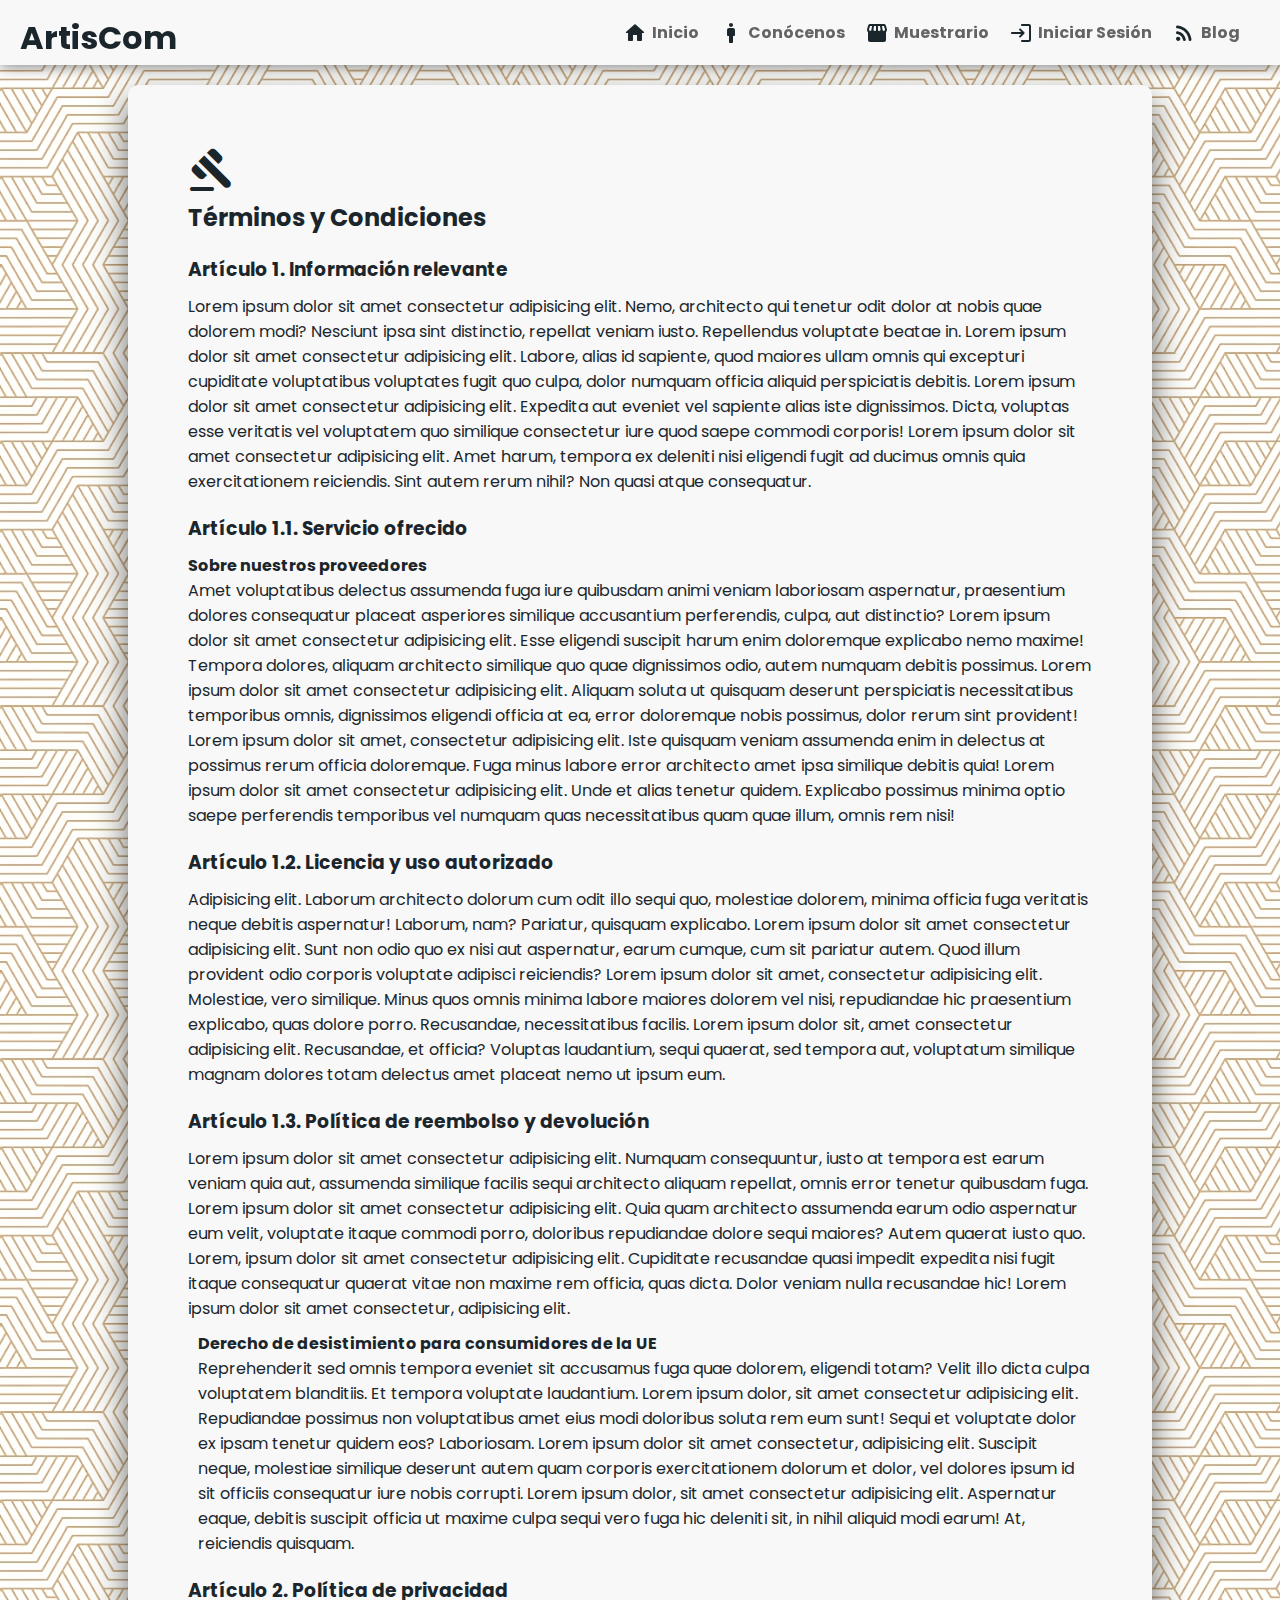
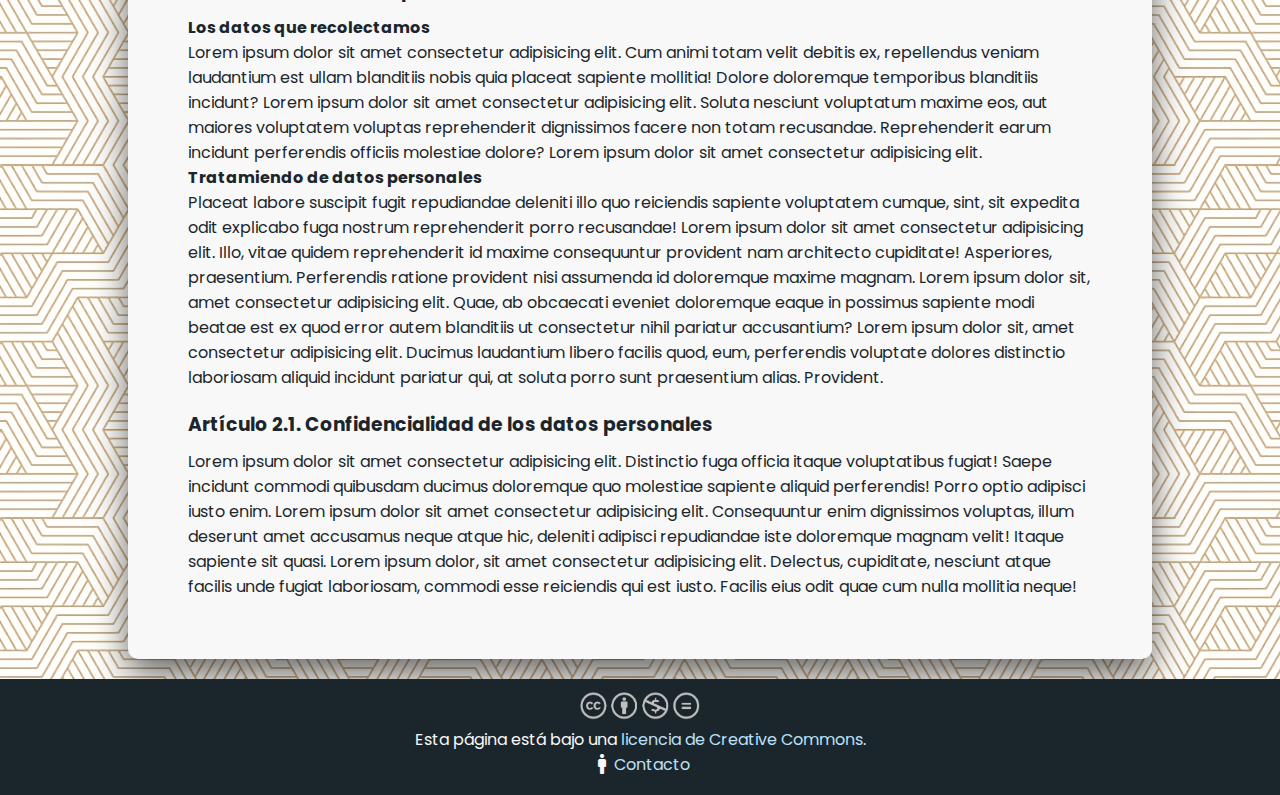
<file: terminos.html>
<!DOCTYPE html>
<html lang="es">

<head>
	<meta charset="UTF-8">
	<title>Términos y Condiciones</title>
	<link rel="icon" href="./assets/img/favicon.ico" type="image/x-icon">
	<meta name="viewport" content="width=device-width, initial-scale=1.0">
	<link href="https://fonts.googleapis.com/css?family=Material+Icons|Material+Icons+Round" rel="stylesheet">
	<link rel="stylesheet" type="text/css" href="assets/css/estilo_general.css">
	<link rel="stylesheet" href="assets/css/terminos.css">
</head>

<body>
	<header id="sticky-menu">
		<span onclick="location='index.html'">ArtisCom</span>
		<nav>
			<ul>
				<i class="material-icons-round" onclick="location='index.html'">home</i>
				<li><a href="index.html" alt="Inicio">Inicio</a></li>
				<i class="material-icons-round" onclick="location='contacto.html'">man</i>
				<li><a href="contacto.html" alt="Conócenos">Conócenos</a></li>
				<i class="material-icons-round" onclick="location='muestrario.html'">storefront</i>
				<li><a href="muestrario.html" alt="Muestrario">Muestrario</a></li>
				<i class="material-icons-round" onclick="location='login.html'">login</i>
				<li><a href="login.html" alt="Iniciar Sesión">Iniciar Sesión</a></li>
				<i class="material-icons-round" onclick="location='blog.html'">rss_feed</i>
				<li><a href="blog.html" alt="Blog">Blog</a></li>
			</ul>
		</nav>
	</header>

	<main id="contenido-principal">
		<!-- Contenido principal de la página aquí -->
		<div>
			<i class="material-icons-round">gavel</i>
			<h2>Términos y Condiciones</h2>
			<section>
				<h3>Artículo 1. Información relevante</h3>
				<article>
					Lorem ipsum dolor sit amet consectetur adipisicing elit. Nemo, architecto qui tenetur odit dolor at
					nobis quae dolorem modi? Nesciunt ipsa sint distinctio, repellat veniam iusto. Repellendus voluptate
					beatae in. Lorem ipsum dolor sit amet consectetur adipisicing elit. Labore, alias id sapiente, quod
					maiores ullam omnis qui excepturi cupiditate voluptatibus voluptates fugit quo culpa, dolor numquam
					officia aliquid perspiciatis debitis. Lorem ipsum dolor sit amet consectetur adipisicing elit.
					Expedita aut eveniet vel sapiente alias iste dignissimos. Dicta, voluptas esse veritatis vel
					voluptatem quo similique consectetur iure quod saepe commodi corporis! Lorem ipsum dolor sit amet
					consectetur adipisicing elit. Amet harum, tempora ex deleniti nisi eligendi fugit ad ducimus omnis
					quia exercitationem reiciendis. Sint autem rerum nihil? Non quasi atque consequatur.
				</article>
				<h3>Artículo 1.1. Servicio ofrecido</h3>
				<article>
					<h4>Sobre nuestros proveedores</h4>
					Amet voluptatibus delectus assumenda fuga iure quibusdam animi veniam laboriosam aspernatur,
					praesentium dolores consequatur placeat
					asperiores similique accusantium perferendis, culpa, aut distinctio? Lorem ipsum dolor sit amet
					consectetur adipisicing elit. Esse eligendi suscipit harum enim doloremque explicabo nemo maxime!
					Tempora dolores, aliquam architecto similique quo quae dignissimos odio, autem numquam debitis
					possimus. Lorem ipsum dolor sit amet consectetur adipisicing elit. Aliquam soluta ut quisquam
					deserunt perspiciatis necessitatibus temporibus omnis, dignissimos eligendi officia at ea, error
					doloremque nobis possimus, dolor rerum sint provident! Lorem ipsum dolor sit amet, consectetur
					adipisicing elit. Iste quisquam veniam assumenda enim in delectus at possimus rerum officia
					doloremque. Fuga minus labore error architecto amet ipsa similique debitis quia! Lorem ipsum dolor
					sit amet consectetur adipisicing elit. Unde et alias tenetur quidem. Explicabo possimus minima optio
					saepe perferendis temporibus vel numquam quas necessitatibus quam quae illum, omnis rem nisi!
				</article>
				<h3>Artículo 1.2. Licencia y uso autorizado</h3>
				<article>
					Adipisicing elit. Laborum architecto dolorum cum odit illo
					sequi quo, molestiae dolorem, minima officia fuga veritatis neque debitis aspernatur! Laborum, nam?
					Pariatur, quisquam explicabo. Lorem ipsum dolor sit amet consectetur adipisicing elit. Sunt non odio
					quo ex nisi aut aspernatur, earum cumque, cum sit pariatur autem. Quod illum provident odio corporis
					voluptate adipisci reiciendis? Lorem ipsum dolor sit amet, consectetur adipisicing elit. Molestiae,
					vero similique. Minus quos omnis minima labore maiores dolorem vel nisi, repudiandae hic praesentium
					explicabo, quas dolore porro. Recusandae, necessitatibus facilis. Lorem ipsum dolor sit, amet
					consectetur adipisicing elit. Recusandae, et officia? Voluptas laudantium, sequi quaerat, sed
					tempora aut, voluptatum similique magnam dolores totam delectus amet placeat nemo ut ipsum eum.
				</article>
				<h3>Artículo 1.3. Política de reembolso y devolución</h3>
				<article>
					Lorem ipsum dolor sit amet consectetur adipisicing elit. Numquam consequuntur, iusto at tempora est
					earum veniam quia aut, assumenda similique facilis sequi architecto aliquam repellat, omnis error
					tenetur quibusdam fuga. Lorem ipsum dolor sit amet consectetur adipisicing elit. Quia quam
					architecto assumenda earum odio aspernatur eum velit, voluptate itaque commodi porro, doloribus
					repudiandae dolore sequi maiores? Autem quaerat iusto quo. Lorem, ipsum dolor sit amet consectetur
					adipisicing elit. Cupiditate recusandae quasi impedit expedita nisi fugit itaque consequatur quaerat
					vitae non maxime rem officia, quas dicta. Dolor veniam nulla recusandae hic! Lorem ipsum dolor sit
					amet consectetur, adipisicing elit.
					<article>
						<h4>Derecho de desistimiento para consumidores de la UE</h4>
						Reprehenderit sed omnis tempora eveniet sit accusamus fuga quae
						dolorem, eligendi totam? Velit illo dicta culpa voluptatem blanditiis. Et tempora voluptate
						laudantium. Lorem ipsum dolor, sit amet consectetur adipisicing elit. Repudiandae possimus non
						voluptatibus amet eius modi doloribus soluta rem eum sunt! Sequi et voluptate dolor ex ipsam
						tenetur quidem eos? Laboriosam. Lorem ipsum dolor sit amet consectetur, adipisicing elit.
						Suscipit
						neque, molestiae similique deserunt autem quam corporis exercitationem dolorum et dolor, vel
						dolores
						ipsum id sit officiis consequatur iure nobis corrupti. Lorem ipsum dolor, sit amet consectetur
						adipisicing elit. Aspernatur eaque, debitis suscipit officia ut maxime culpa sequi vero fuga hic
						deleniti
						sit, in nihil aliquid modi earum! At, reiciendis quisquam.
					</article>
				</article>
				<h3>Artículo 2. Política de privacidad</h3>
				<article>
					<h4>Los datos que recolectamos</h4>
					Lorem ipsum dolor sit amet consectetur adipisicing elit. Cum animi totam velit debitis ex,
					repellendus veniam laudantium est ullam blanditiis nobis quia placeat sapiente mollitia! Dolore
					doloremque temporibus blanditiis incidunt? Lorem ipsum dolor sit amet consectetur adipisicing
					elit.
					Soluta nesciunt voluptatum maxime eos, aut maiores voluptatem voluptas reprehenderit dignissimos
					facere non totam recusandae. Reprehenderit earum incidunt perferendis officiis molestiae dolore?
					Lorem ipsum dolor sit amet consectetur adipisicing elit.

					<h4>Tratamiendo de datos personales</h4>
					Placeat labore suscipit fugit repudiandae
					deleniti illo quo reiciendis sapiente voluptatem cumque, sint, sit expedita odit explicabo fuga
					nostrum reprehenderit porro recusandae! Lorem ipsum dolor sit amet consectetur adipisicing elit.
					Illo, vitae quidem reprehenderit id maxime consequuntur provident nam architecto cupiditate!
					Asperiores, praesentium. Perferendis ratione provident nisi assumenda id doloremque maxime
					magnam.
					Lorem ipsum dolor sit, amet consectetur adipisicing elit. Quae, ab obcaecati eveniet doloremque
					eaque in possimus sapiente modi beatae est ex quod error autem blanditiis ut consectetur nihil
					pariatur accusantium? Lorem ipsum dolor sit, amet consectetur adipisicing elit. Ducimus
					laudantium
					libero facilis quod, eum, perferendis voluptate dolores distinctio laboriosam aliquid incidunt
					pariatur qui, at soluta porro sunt praesentium alias. Provident.

				</article>
				<h3>Artículo 2.1. Confidencialidad de los datos personales</h3>
				<article>
					Lorem ipsum dolor sit amet consectetur adipisicing elit. Distinctio fuga officia itaque voluptatibus
					fugiat! Saepe incidunt commodi quibusdam ducimus doloremque quo molestiae sapiente aliquid
					perferendis! Porro optio adipisci iusto enim. Lorem ipsum dolor sit amet consectetur adipisicing
					elit. Consequuntur enim dignissimos voluptas, illum deserunt amet accusamus neque atque hic,
					deleniti adipisci repudiandae iste doloremque magnam velit! Itaque sapiente sit quasi. Lorem ipsum
					dolor, sit amet consectetur adipisicing elit. Delectus, cupiditate, nesciunt atque facilis unde
					fugiat laboriosam, commodi esse reiciendis qui est iusto. Facilis eius odit quae cum nulla mollitia
					neque!
				</article>
			</section>
		</div>
	</main>

	<footer id="footer">
		<img src="assets/img/cc_323x77.png" alt="Licencia CC Reconocimiento-NoComercial-SinObraDerivada 4.0 Internacional" title="Licencia CC Reconocimiento-NoComercial-SinObraDerivada 4.0 Internacional">
		<p>Esta página está bajo una <a rel="license" href="http://creativecommons.org/licenses/by-nc-nd/4.0/">licencia de Creative Commons.</a></p>
		<span><i class="material-icons-round" onclick="location='contacto.html'">man</i></span><a href="contacto.html" alt="contacto.html">Contacto</a>
	</footer>
</body>

</html>
</file>
<file: assets/css/estilo_general.css>
@import url('https://fonts.googleapis.com/css?family=Poppins&display=swap');
@import url('https://fonts.cdnfonts.com/css/dancing-script');

:root {
	--black: #1B262C;
	--navy: #0F4C75;
	--blue: #2e698f;
	--blue_light: #BBE1FA;
	--white: #F8F8F8;
	--gray: rgba(153, 153, 153, 0.122);
	--transparent: rgba(0, 0, 0, 0.6);
}

* {
	margin: 0;
	padding: 0;
	box-sizing: border-box;
}

/* Estilo del body */
body {
	font-family: 'Poppins', Arial, Helvetica, sans-serif;
	background-image: url(../img/bg_612x612.jpeg);
	color: var(--black);
	display: flex;
	flex-direction: column;
	min-height: 100vh;
}

button:hover,
i:hover,
a,
select,
label,
input[type="checkbox"] {
	cursor: pointer;
}

img {
	max-width: 100%;
}

/* Estilo del header */
#sticky-menu {
	position: sticky;
	top: 0;
	background-color: var(--white);
	padding: 20px;
	box-shadow: 0px 0px 15px var(--transparent);
	z-index: 999;
}

a,
a:link,
a:visited,
a:active {
	text-decoration: none;
	color: var(--blue);
}

#sticky-menu nav ul li a {
	margin-right: 20px;
	font-weight: bold;
	z-index: 0;
	color: var(--transparent);
}

#sticky-menu nav ul i {
	margin-right: 5px;
}

#sticky-menu nav ul {
	list-style: none;
	display: flex;
	justify-content: end;
	align-items: center;
}

#sticky-menu nav ul li a::before {
	position: absolute;
	color: var(--navy);
	overflow: hidden;
	content: attr(alt);
	transition: all 0.4s;
	transform: scale(0.9);
	opacity: 0;
}

#sticky-menu nav ul li a:hover::before {
	transform: scale(1);
	opacity: 1;
}

#sticky-menu nav ul li a::before {
	transform: scale(1.2);
}

#sticky-menu span {
	font-family: 'Dancing Script', 'Poppins', sans-serif;
	font-size: 2rem;
	font-weight: bold;
	position: absolute;
	top: 14px;
	cursor: pointer;
}

/* Estilo del main */
#contenido-principal {
	margin: 0 10%;
	padding: 20px 0;
	flex: 1;
}

#contenido-principal > div {
	padding: 60px;
	background-color: var(--white);
	border-radius: 10px;
	box-shadow: 0px 15px 35px var(--transparent);
}

#contenido-principal > div i {
	font-size: 3em;
	cursor: auto;
}

#contenedor h3 {
	color: var(--navy);
}

/* Estilo de los inputs */
.input-container,
.select-container {
	position: relative;
	height: 45px;
	width: 190px;
	margin-bottom: 17px;
}

.input-container input,
.select-container select,
textarea {
	width: 100%;
	border: 1px solid var(--black);
	border-radius: 7px;
	font-size: 1rem;
	padding: 0 20px;
	outline: none;
	background: none;
	z-index: 1;
}

.input-container input {
	position: absolute;
	top: 0px;
	left: 0px;
	height: 100%;
}

.select-container select {
	height: 100%;
	transition: all 0.25s ease;
}

.select-container select option {
	margin-bottom: 5px;
}

.input-container input::placeholder {
	color: transparent;
}

.input-container label {
	position: absolute;
	top: 15px;
	left: 15px;
	padding: 0 4px;
	background-color: var(--white);
	color: var(--transparent);
	font-size: 1rem;
	transition: 0.5s;
	z-index: 0;
}

.input-container input:focus + label {
	top: -7px;
	left: 3px;
	z-index: 10;
	font-size: 14px;
	color: var(--navy);
}

.input-container input:not(:placeholder-shown) + label {
	top: -7px;
	left: 3px;
	z-index: 10;
	font-size: 14px;
	color: var(--navy);
}

.input-container input:focus,
.select-container select:focus {
	border: 2px solid var(--navy);
}

button {
	display: block;
	padding: 15px 30px;
	border: none;
	background-color: var(--navy);
	color: var(--white);
	border-radius: 7px;
	font-size: 1rem;
	transition: background 0.5s ease-in-out;
}

button:hover {
	background-color: rgba(255, 255, 255, .85);
	color: var(--black);
}

/* Estilo del footer */
#footer {
	background-color: var(--black);
	color: var(--white);
	padding: 12px;
	text-align: center;
	width: 100%;
}

#footer a {
	color: var(--blue_light);
}

#footer img {
	width: 120px;
}

#footer span {
	vertical-align: top;
}

@media screen and (max-width: 820px) {
	#sticky-menu {
		display: flex;
		flex-direction: column;
		justify-content: center;
		align-items: center;
	}

	#sticky-menu nav ul a {
		display: none;
	}

	#sticky-menu nav ul i {
		font-size: 1.8em;
		margin: 50px 20px 0 20px;
		transition: color 0.3s ease-in-out;
	}

	#sticky-menu nav ul i:hover {
		color: var(--white);
		-webkit-text-stroke: 1.8px var(--black);
	}
}
</file>
<file: assets/css/index.css>
#contenedor #titulo span {
    color: var(--black);
    font-family: 'Dancing Script', 'Poppins', sans-serif;
    font-size: 4.7rem;
    font-weight: bold;
    background: linear-gradient(43deg, #4158D0 0%, #C850C0 46%, #ffc75f 100%);
    -webkit-text-fill-color: transparent;
    background-size: 300% 100%;
    -webkit-background-clip: text;
    background-clip: text;
    animation: gradient 5s ease infinite;
    display: flex;
    justify-content: center;
}

@keyframes gradient {
    0% {
        background-position: 0% 50%;
    }

    50% {
        background-position: 100% 50%;
    }

    100% {
        background-position: 0% 50%;
    }
}

#contenedor #animacion {
    margin: 2em;
    text-align: center;
}

#contenedor #animacion span {
    width: max-content;
    border-right: 3px solid;
    font-family: 'Century Gothic', Arial, Helvetica, sans-serif;
    /* El valor de step deben ser los carácteres de la palabra */
    animation: code 3s steps(31), efecto 0.3s step-end infinite alternate;
    font-size: 1rem;
}

@keyframes code {
    from {
        clip-path: polygon(0 0, 0 0, 0 100%, 0 100%);
    }

    to {
        clip-path: polygon(0 0, 100% 0, 100% 100%, 0 100%);
    }
}

@keyframes efecto {
    50% {
        border-color: transparent;
    }
}

#contenedor #mosaico {
    display: flex;
    flex-flow: row wrap;
    width: 100%;
    margin-bottom: 1em;
}

#contenedor #mosaico img {
    flex: auto;
    height: 250px;
    min-width: 140px;
    margin: 0.3em;
    border-radius: 7px;
    object-fit: cover;
    transition: 0.4s ease;
}

#contenedor #mosaico img:hover {
    transform: scale(1.05);
    box-shadow: 0px 0px 30px rgba(0, 0, 0, 0.50);
}

/* Permite que al añadir más imágenes se adapten correctamente al mosaico */
#contenedor #mosaico img:nth-child(4n+1) {
    width: 250px;
}

#contenedor #mosaico img:nth-child(4n+1):nth-child(4n+2) {
    width: 325px;
}

#contenedor #mosaico img:nth-child(4n+1):nth-child(4n+3) {
    width: 180px;
}

#contenedor #mosaico img:nth-child(4n+1):nth-child(4n+4) {
    width: 380px;
}

#contenedor #contenedor section {
    padding: 20px;
}

#contenedor section article {
    width: 100%;
    background-color: var(--gray);
    margin-top: 0.5em;
    text-align: justify;
    border-radius: 7px;
    padding: 1em;
}

#contenedor section + h2 {
    margin: 1em 0 1em 0;
}

#contenedor #contenedor-opiniones {
    display: flex;
    justify-content: space-evenly;
}

#contenedor-opiniones .opinion {
    display: flex;
    flex-direction: column;
    align-items: center;
    max-width: 230px;
    background-color: var(--gray);
    padding: 20px;
    margin: 0.5em;
    border-radius: 7px;
}

#contenedor-opiniones .opinion figure {
    width: 100px;
    height: 100px;
    border: 2px solid #CCCCCC;
    border-radius: 50%;
    overflow: hidden;
    margin-bottom: 0.7em;
}

#contenedor-opiniones .opinion figure img {
    height: 100%;
    object-fit: cover;
}

#contenedor-opiniones .opinion div h3 {
    margin: 0;
}

#contenedor-opiniones .opinion div p {
    margin: 0;
    margin-top: 10px;
}

@media screen and (max-width: 916px) {
    #contenedor #mosaico img {
        width: 2em;
        height: 7em;
    }
    #contenedor #contenedor-opiniones {
        flex-direction: column;
        justify-content: center;
        align-items: center;
    }
}
</file>
<file: assets/css/blog.css>
section section {
    padding: 1.3em;
    margin-top: 0.5em;
    border-radius: 7px;
    background-color: var(--gray);
}

section h3 {
    color: var(--navy);
}

section h3::before {
    content: url(../img/icons/chevron_right_black_18dp.svg);
    display: inline-block;
    vertical-align: -3px;
    height: 1em;
    width: 1em;
}

section article {
    margin-top: 0.6em;
}

section article p {
    text-align: justify;
}

section #extra {
    margin-top: 1em;
}
</file>
<file: assets/css/contacto.css>
#info {
    display: flex;
    flex-direction: column;
    margin-top: 10px;
}

#info span i {
    margin-right: 5px;
    font-size: 1.6em;
    cursor: auto;
}

#info span {
    display: inline-flex;
    margin: 5px;
}

#info div iframe {
    margin-top: 20px;
    border: 2px solid var(--transparent);
    border-radius: 10px;
    overflow: hidden;
}

@media screen and (min-height: 800px) {
    #footer {
        position: absolute;
        bottom: 0;
    }
}
</file>
<file: assets/css/login.css>
#contenido-principal > div, div #square, #form {
    display: flex;
    justify-content: center;
    flex-direction: column;
    align-items: center;
}

div #square {
    border: 1.6px solid var(--transparent);
    border-radius: 7px;
    padding: 2em;
}

#form {
    margin-top: 1em;
}

#form + span {
    text-align: center;
    margin-top: 1em;
}

@media screen and (min-height: 751px) {
    #footer {
        position: absolute;
        bottom: 0;
    }
}
</file>
<file: assets/css/muestrario.css>
#cabecera {
    display: flex;
    justify-content: space-between;
}

#filtradores ul {
    list-style: none;
    text-align: center;
    margin-top: 1rem;
}

#filtradores ul * {
    display: inline-block;
}

#filtradores ul label {
    padding: 0.5rem 1rem;
    margin-bottom: 0.25rem;
    border-radius: 2rem;
    min-width: 50px;
    cursor: pointer;
    transition: all 0.4s ease-in-out;
}

#filtradores ul label:hover {
    background-color: var(--navy);
    color: var(--white);
}

#contenedor-icon {
    position: relative;
}

#cabecera #contenedor-icon i {
    font-size: 2.3em;
}

#cabecera #contenedor-icon i:hover {
    cursor: pointer;
}

#contenedor-icon div {
    position: absolute;
    top: 43%;
    right: 0;
    background-color: var(--transparent);
    color: var(--white);
    width: 20px;
    height: 20px;
    display: flex;
    justify-content: center;
    align-items: center;
    border-radius: 50%;
}

#contenedor-icon div span {
    font-size: 10px;
    font-weight: bold;
}

#contenedor-items {
    margin: 1em 0 2em 0;
    display: grid;
    grid-template-columns: repeat(3, 1fr);
    gap: 20px;
}

#contenedor-items .item {
    border-radius: 10px;
    transition: 0.5s ease;
}

#contenedor-items .item:hover {
    box-shadow: 0 10px 20px rgba(0, 0, 0, 0.40);
}

#contenedor-items .item img {
    width: 100%;
    height: 300px;
    object-fit: cover;
    border-radius: 10px 10px 0 0;
    transition: all 0.5s;
}

#contenedor-items .item figure {
    border-radius: 10px 10px 0 0;
    overflow: hidden;
    position: relative;
}

#contenedor-items .item figure::after {
    content: attr(alt);
    font-size: 1em;
    color: var(--white);
    position: absolute;
    background: var(--transparent);
    inset: 0;
    display: grid;
    place-items: center;
    padding: 1em;
    transform: translateY(100%);
    transition: transform 1s ease-in-out;
}

#contenedor-items .item figure:hover::after {
    transform: translateY(0);
}

#contenedor-items .item img:hover {
    transform: scale(1.2);
}

#contenedor-items .item div {
    padding: 15px 30px;
    line-height: 2;
    display: flex;
    flex-direction: column;
    gap: 10px;
}

#contenedor-items .item div :nth-child(3) {
    font-weight: 900;
}

#contenedor-items .item div :nth-child(3)::before {
    content: url(../img/icons/euro_black_18dp.svg);
    display: inline-block;
    vertical-align: -3px;
    height: 1em;
    width: 1em;
}

#contenedor-items .item div h3 {
    color: var(--navy);
}

#datos-tecnicos {
    border-top: 2px solid var(--transparent);
    overflow-x: auto;
    padding: 10px;
}

#datos-tecnicos>h2 {
    margin: 1em 0 1em 0;
}

#datos-tecnicos table {
    border-collapse: collapse;
    margin: 0 auto;
    border-radius: 4px 4px 0 0;
    text-align: center;
    overflow: hidden;
    box-shadow: 0px 0px 10px rgba(0, 0, 0, 0.30);
}

#datos-tecnicos table thead {
    color: var(--white);
    background-color: var(--navy);
}

#datos-tecnicos table thead th,
#datos-tecnicos table tbody td {
    padding: 12px 15px;
}

#datos-tecnicos table tbody tr:nth-of-type(even) {
    background-color: var(--gray);
}

#datos-tecnicos table tbody {
    border-bottom: 2px solid var(--navy);
}

@media screen and (max-width: 920px) {
    #contenedor-items {
        grid-template-columns: repeat(2, 1fr);
    }
}

@media screen and (max-width: 820px) {
    #contenedor-items {
        grid-template-columns: repeat(1, 1fr);
    }
}
</file>
<file: assets/css/registro.css>
#form fieldset {
    padding-left: 20px;
    padding-top: 10px;
    margin-top: 20px;
    border-radius: 10px;
    display: flex;
    position: relative;
    flex-wrap: wrap;
}

#form fieldset div {
  
    margin-right: 10px;
}

#form #interests {
    height: max-content;
}

#form button[type="submit"] {
    margin-top: 2em;
}

#form div textarea {
    font-family: 'Poppins', Arial, Helvetica, sans-serif;
    height: 78px;
    padding-top: 0.2em;
}

#form .policy {
    margin-top: 10px;
    display: flex;
    flex-direction: column;
    width: max-content;
}

#form .policy label input[type="checkbox"] {
    accent-color: var(--black);
}

#form .policy label a {
    color: var(--navy);
}
</file>
<file: assets/css/terminos.css>
section h3 {
    margin-top: 20px;
}

section article {
    margin-top: 10px;
}

section article article {
    margin-left: 10px;
}
</file>
